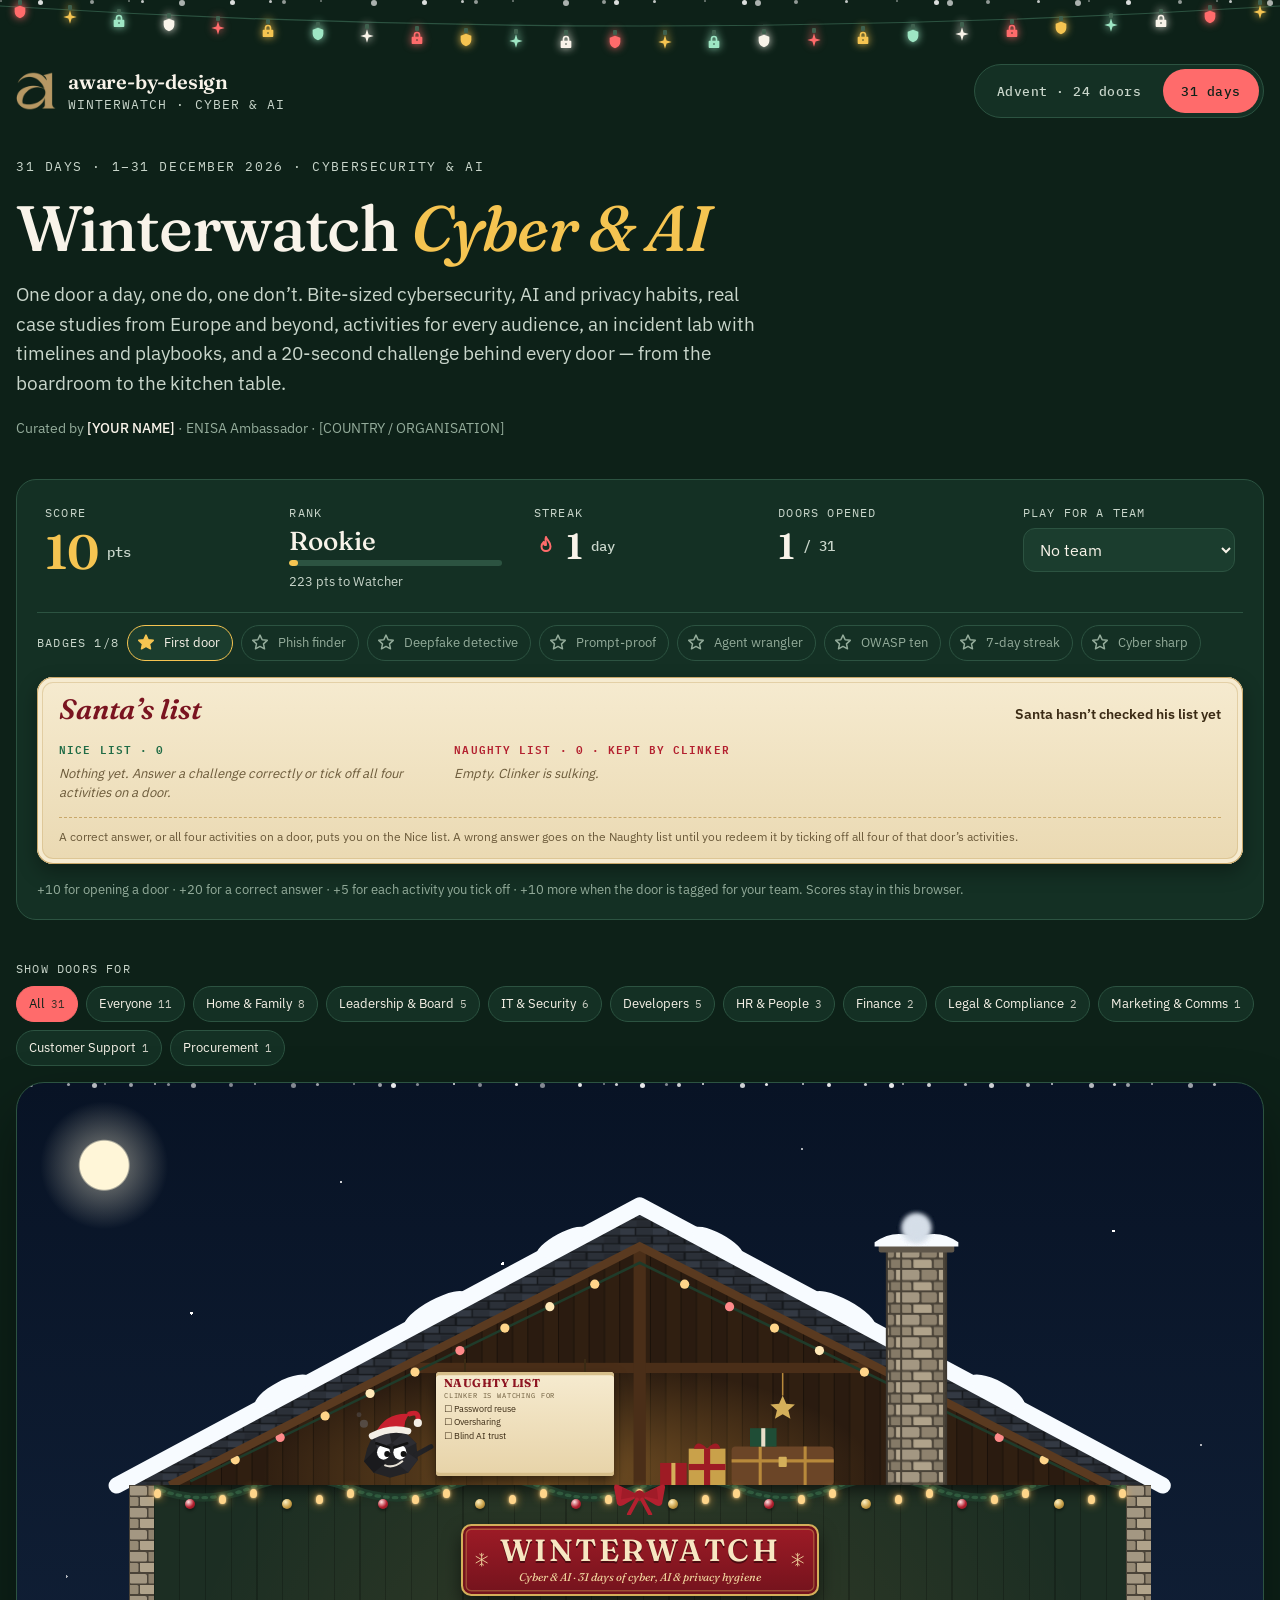
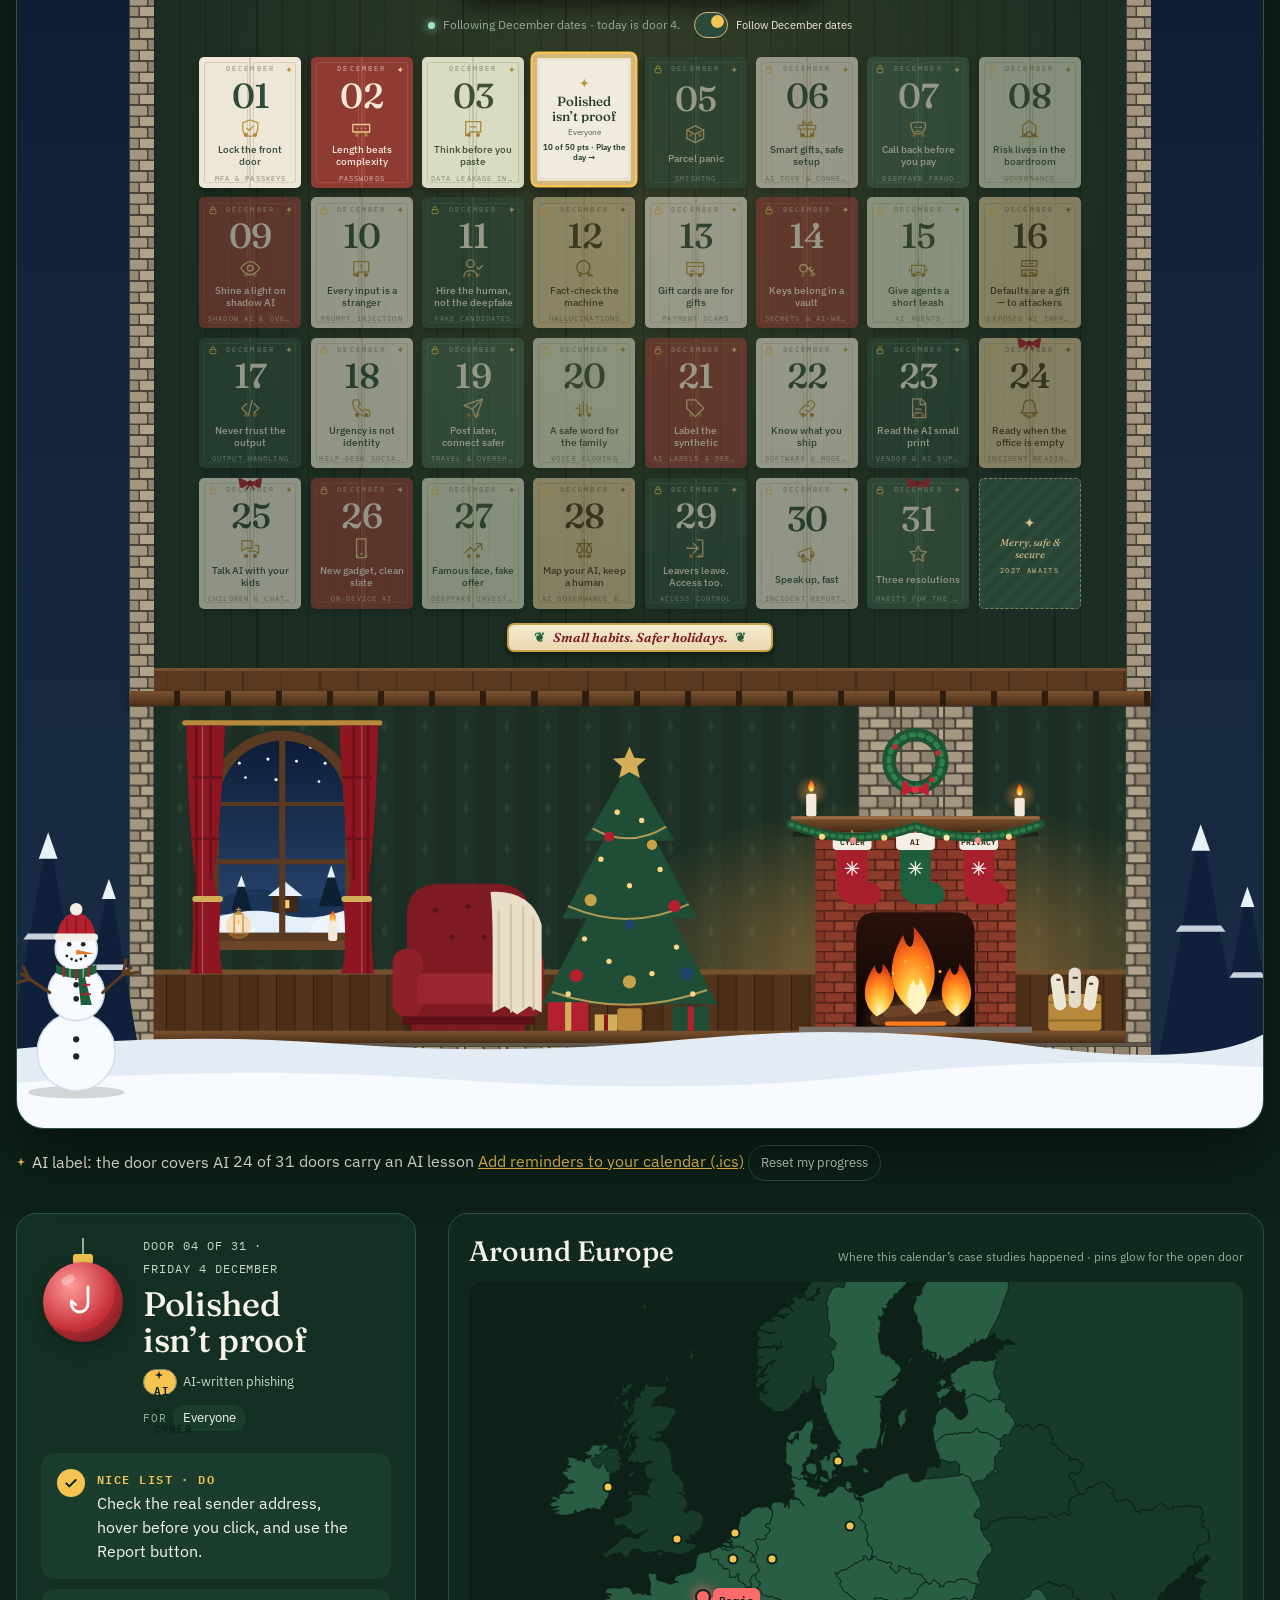
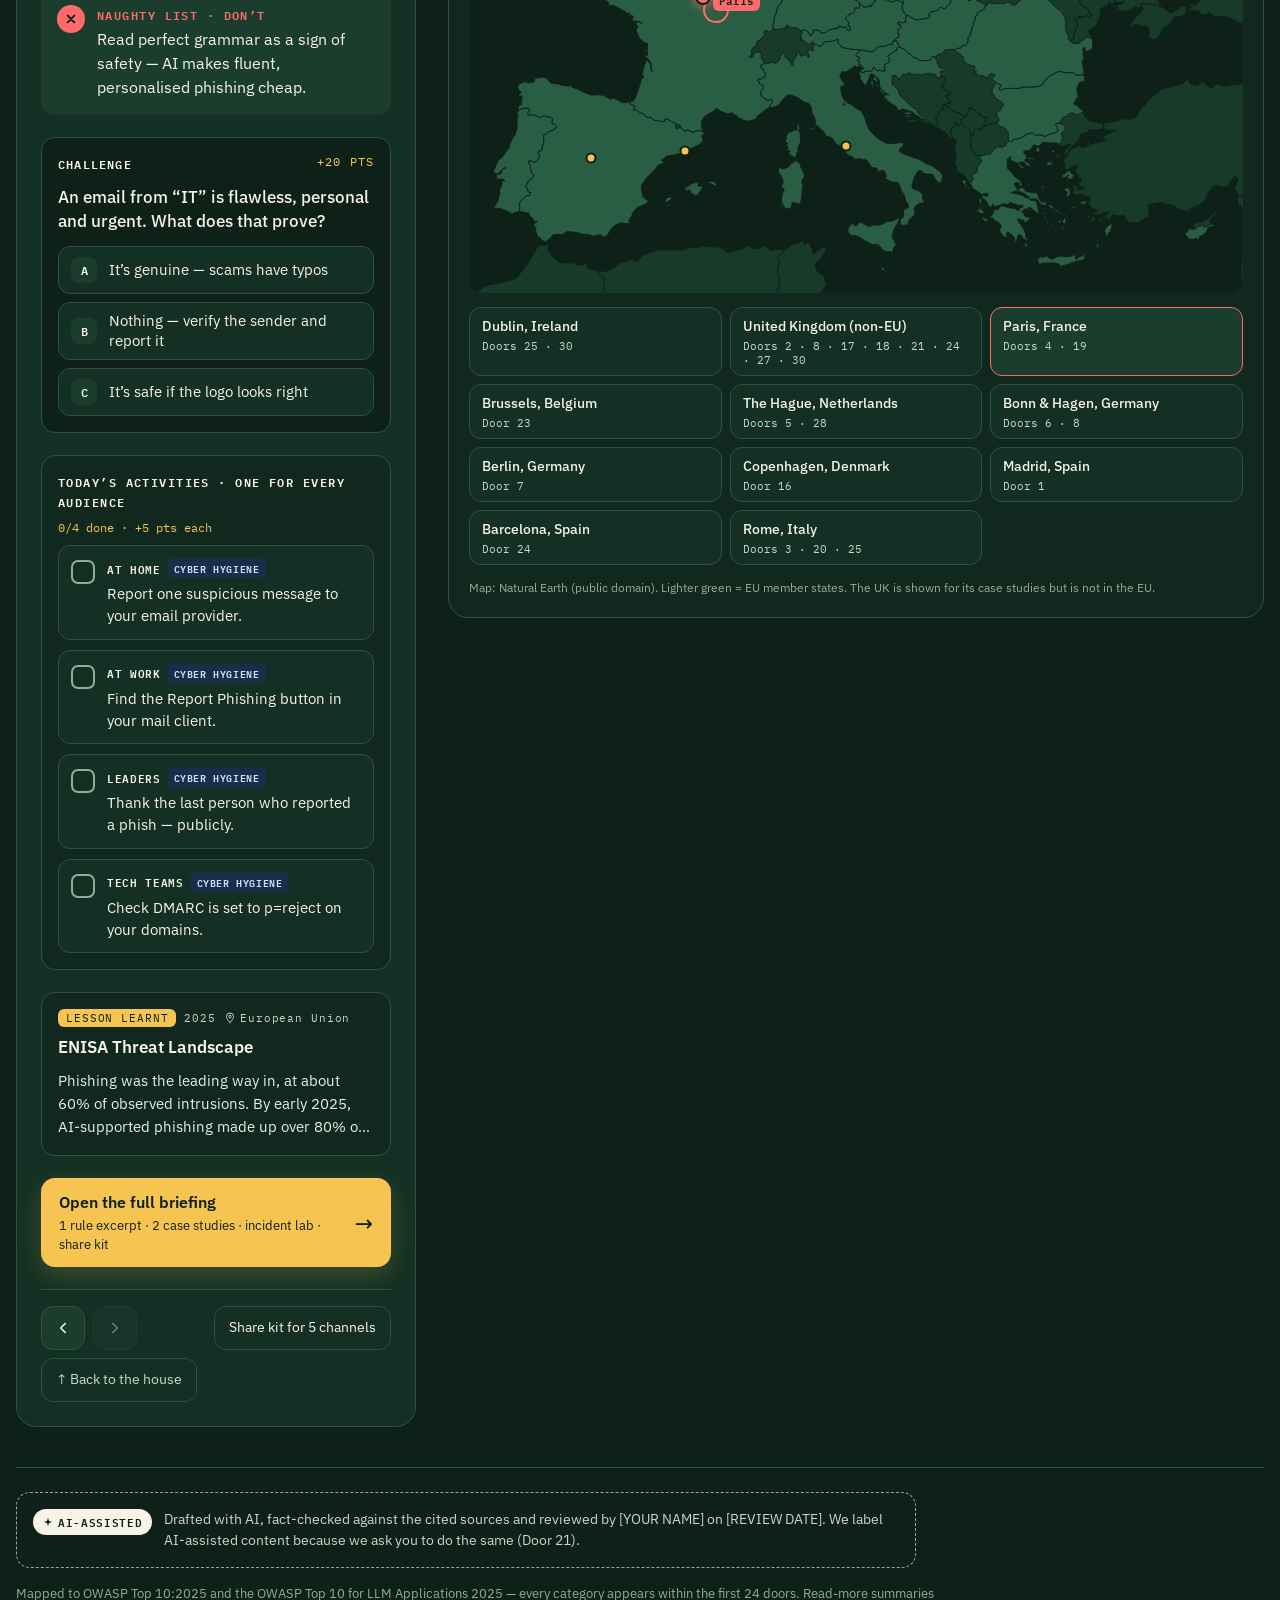
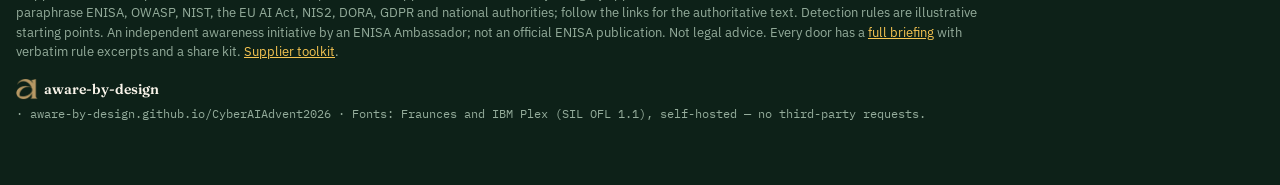
<file: site/index.html>
<!doctype html>
<html lang="en">
<head>
<meta charset="utf-8">
<meta name="viewport" content="width=device-width, initial-scale=1">
<meta http-equiv="Content-Security-Policy" content="default-src 'none'; script-src 'self'; style-src 'self'; font-src 'self'; img-src 'self'; connect-src 'self'; manifest-src 'self'; base-uri 'none'; form-action 'none'; upgrade-insecure-requests; require-trusted-types-for 'script'; trusted-types 'none'">
<meta name="referrer" content="strict-origin-when-cross-origin">
<title>Winterwatch · Cyber &amp; AI calendar</title>
<meta name="description" content="A gamified advent / 31-day calendar of cybersecurity, AI and privacy do's and don'ts, with real case studies, activities for every audience, an incident lab and a quick challenge behind every door.">
<meta property="og:title" content="One door a day. One do, one don’t.">
<meta property="og:description" content="Cybersecurity and AI habits, real case studies, incident playbooks and a 20-second challenge behind every door.">
<link rel="icon" href="favicon.svg" type="image/svg+xml">
<link rel="preload" href="fonts/fraunces-latin-wght-normal.woff2" as="font" type="font/woff2" crossorigin>
<link rel="preload" href="fonts/ibm-plex-sans-latin-400-normal.woff2" as="font" type="font/woff2" crossorigin>
<link rel="stylesheet" href="styles.css">
<script src="common.js" defer></script>
<script src="app.js" defer></script>
</head>
<body>
<a class="skip" href="#doors">Skip to the doors</a>
<div class="snow" id="snow" aria-hidden="true"></div>
<div class="lights" id="lights" aria-hidden="true">
  <svg viewBox="0 0 100 56" preserveAspectRatio="none"><path d="M0 6 Q50 46 100 6" fill="none" stroke="#2C5341" stroke-width="1.2" vector-effect="non-scaling-stroke"/></svg>
</div>

<div class="wrap">
<header class="top">
  <div class="brand"><img class="brand-mark" src="aware-by-design-mark.png" srcset="aware-by-design-mark.png 1x, aware-by-design-mark@2x.png 2x" width="40" height="40" alt=""><span class="brand-text"><span class="brand-org">aware-by-design</span><span class="brand-name">WINTERWATCH · CYBER &amp; AI</span></span></div>
  <div class="seg" id="mode" role="group" aria-label="Calendar length">
    <button type="button" data-mode="advent" aria-pressed="false">Advent · 24 doors</button>
    <button type="button" data-mode="full" aria-pressed="true">31 days</button>
  </div>
</header>

<section class="hero">
  <div class="hero-text">
    <p class="eyebrow" id="eyebrow">31 DAYS · CYBERSECURITY &amp; AI</p>
    <h1>Winterwatch <em>Cyber &amp; AI</em></h1>
    <p class="lede">One door a day, one do, one don’t. Bite-sized cybersecurity, AI and privacy habits, real case studies from Europe and beyond, activities for every audience, an incident lab with timelines and playbooks, and a 20-second challenge behind every door — from the boardroom to the kitchen table.</p>
    <p class="byline">Curated by <strong>[YOUR NAME]</strong> · ENISA Ambassador · [COUNTRY / ORGANISATION]</p>
  </div>
</section>

<section class="hud" id="hud" aria-label="Your progress">
  <div class="stats">
    <div class="stat"><span class="k">SCORE</span><span class="v score"><span id="score">0</span><small>pts</small></span></div>
    <div class="stat"><span class="k">RANK</span><span class="v rank" id="rank">Rookie</span><span class="bar"><span id="rankbar"></span></span><span class="sub" id="rankline"></span></div>
    <div class="stat"><span class="k">STREAK</span><span class="v"><svg viewBox="0 0 24 24" aria-hidden="true"><path d="M12 3c1 3 4.5 5 4.5 9.5a4.5 4.5 0 0 1-9 0c0-2.2 1.1-3.6 2.2-4.6 0 2 1 3.2 2.3 3.2 0-3-1.2-5.2 0-8.1z"/></svg><span id="streak">0</span><small id="streakunit">days</small></span></div>
    <div class="stat"><span class="k">DOORS OPENED</span><span class="v"><span id="opened">0</span><small>/ <span id="total">31</span></small></span></div>
    <div class="stat"><label class="k" for="team">PLAY FOR A TEAM</label><select id="team"></select></div>
  </div>
  <div class="badges"><span class="k">BADGES <span id="badgecount">0</span>/8</span><ul id="badges"></ul></div>
  <section class="santa" id="santa" aria-label="Santa’s list"></section>
  <p class="rules">+10 for opening a door · +20 for a correct answer · +5 for each activity you tick off · +10 more when the door is tagged for your team. Scores stay in this browser.</p>
</section>

<div class="main">
  <section class="col" aria-label="Calendar doors">
    <div class="chips"><span class="k">SHOW DOORS FOR</span><div id="chips" class="chips"></div></div>
    <div class="house" id="house">
      <svg class="defs" width="0" height="0" aria-hidden="true" focusable="false"><defs><pattern id="f1Stone" width="42" height="22" patternUnits="userSpaceOnUse"><rect width="42" height="22" fill="#4A4338"></rect><path d="M1 1h15q2 0 2 2v6q0 2-2 2H2q-1 0-1-1z" fill="#A39782"></path><path d="M20 1h13q2 0 2 2v6q0 2-2 2H21q-1 0-1-1z" fill="#8E826E"></path><path d="M37 1h4v10h-3q-1 0-1-1z" fill="#B3A68E"></path><path d="M1 13h7q2 0 2 2v6H2q-1 0-1-1z" fill="#968A75"></path><path d="M12 13h16q2 0 2 2v6H13q-1 0-1-1z" fill="#B0A38B"></path><path d="M32 13h9v8h-8q-1 0-1-1z" fill="#857A67"></path></pattern></defs></svg>
      <div class="hsnow" id="hsnow" aria-hidden="true"></div>
      <div class="attic">
        <svg class="sc roofsvg" viewBox="0 0 1000 300" role="img" aria-label="The attic under a snowy roof: Clinker keeps the Naughty list beside a chest of presents, and smoke rises from the stone chimney">
<defs>
<pattern id="a1Plank" width="30" height="40" patternUnits="userSpaceOnUse"><rect width="30" height="40" fill="#3A2616"></rect><rect x="15" width="15" height="40" fill="#422B18"></rect><path d="M.5 0V40M15.5 0V40" stroke="#24170D"></path></pattern>
<pattern id="a1Slate" width="32" height="16" patternUnits="userSpaceOnUse"><rect width="32" height="16" fill="#2B3038"></rect><rect x="1" y="1" width="14" height="6" fill="#333943"></rect><rect x="17" y="9" width="14" height="6" fill="#262A31"></rect><path d="M0 15.5H32M0 7.5H32M16 0V8M.5 8V16M31.5 8V16" stroke="#16191D" stroke-width="1.4"></path></pattern>
<pattern id="a1Stone" width="42" height="22" patternUnits="userSpaceOnUse"><rect width="42" height="22" fill="#4A4338"></rect><path d="M1 1h15q2 0 2 2v6q0 2-2 2H2q-1 0-1-1z" fill="#A39782"></path><path d="M20 1h13q2 0 2 2v6q0 2-2 2H21q-1 0-1-1z" fill="#8E826E"></path><path d="M37 1h4v10h-3q-1 0-1-1z" fill="#B3A68E"></path><path d="M1 13h7q2 0 2 2v6H2q-1 0-1-1z" fill="#968A75"></path><path d="M12 13h16q2 0 2 2v6H13q-1 0-1-1z" fill="#B0A38B"></path><path d="M32 13h9v8h-8q-1 0-1-1z" fill="#857A67"></path></pattern>
<radialGradient id="a1Glow"><stop offset="0" stop-color="#FFB54A" stop-opacity=".35"></stop><stop offset="1" stop-color="#FFB54A" stop-opacity="0"></stop></radialGradient>
</defs>
<path d="M40 300L500 66L960 300Z" fill="url(#a1Plank)"></path>
<path d="M40 300L500 66L960 300Z" fill="#000000" opacity=".28"></path>
<ellipse class="gl" cx="430" cy="290" rx="300" ry="110" fill="url(#a1Glow)"></ellipse>
<rect x="276" y="180" width="448" height="10" fill="#4A2E18"></rect>
<rect x="494" y="66" width="12" height="234" fill="#4A2E18"></rect>
<path d="M60 296L500 82L940 296" fill="none" stroke="#1F3B2A" stroke-width="2.5"></path>
<g fill="#FFD58A"><circle class="tw" cx="104" cy="275" r="4.5"></circle><circle class="tw t2" cx="148" cy="253" r="4.5" fill="#FF8A8A"></circle><circle class="tw t3" cx="192" cy="232" r="4.5"></circle><circle class="tw" cx="236" cy="210" r="4.5" fill="#FFE9B8"></circle><circle class="tw t2" cx="280" cy="189" r="4.5"></circle><circle class="tw t3" cx="324" cy="168" r="4.5" fill="#FF8A8A"></circle><circle class="tw" cx="368" cy="146" r="4.5"></circle><circle class="tw t2" cx="412" cy="125" r="4.5" fill="#FFE9B8"></circle><circle class="tw t3" cx="456" cy="103" r="4.5"></circle><circle class="tw" cx="544" cy="103" r="4.5"></circle><circle class="tw t2" cx="588" cy="125" r="4.5" fill="#FF8A8A"></circle><circle class="tw t3" cx="632" cy="146" r="4.5"></circle><circle class="tw" cx="676" cy="168" r="4.5" fill="#FFE9B8"></circle><circle class="tw t2" cx="720" cy="189" r="4.5"></circle><circle class="tw t3" cx="852" cy="253" r="4.5" fill="#FF8A8A"></circle><circle class="tw" cx="896" cy="275" r="4.5"></circle></g>
<g transform="translate(222 222) scale(.8)">
<circle cx="10" cy="22" r="5" fill="#6B6B72" opacity=".5"></circle><circle cx="4" cy="11" r="3" fill="#6B6B72" opacity=".35"></circle>
<path d="M14 52L22 34L40 28L60 32L74 46L76 66L64 82L42 88L22 82L10 68Z" fill="#232326"></path>
<path d="M22 34L40 28L44 46L26 52Z" fill="#36363C"></path><path d="M60 32L74 46L58 54L44 46Z" fill="#2D2D32"></path><path d="M10 68L26 52L36 70L22 82Z" fill="#1A1A1D"></path><path d="M58 54L76 66L64 82L50 70Z" fill="#2A2A2F"></path>
<ellipse cx="34" cy="57" rx="8" ry="9" fill="#FFFFFF"></ellipse><ellipse cx="54" cy="57" rx="8" ry="9" fill="#FFFFFF"></ellipse><circle cx="38.5" cy="59" r="3.6" fill="#111111"></circle><circle cx="58.5" cy="59" r="3.6" fill="#111111"></circle>
<path d="M25 46L41 51M63 46L47 51" stroke="#111111" stroke-width="3.2" stroke-linecap="round"></path>
<path d="M36 73Q46 77 57 68" fill="none" stroke="#E8E2D6" stroke-width="2.6" stroke-linecap="round"></path>
<path d="M24 34Q36 8 66 10Q58 18 60 30Z" fill="#C8202F"></path><path d="M66 10Q78 6 76 18" fill="none" stroke="#C8202F" stroke-width="6" stroke-linecap="round"></path><circle cx="76" cy="21" r="5" fill="#F4EFE6"></circle>
<path d="M20 37Q42 25 64 31" fill="none" stroke="#F4EFE6" stroke-width="8" stroke-linecap="round"></path>
<path d="M74 60L92 50" stroke="#232326" stroke-width="6" stroke-linecap="round"></path>
</g>
<rect x="520" y="278" width="26" height="22" fill="#9E1B24"></rect><rect x="531" y="278" width="4" height="22" fill="#D4AF5A"></rect>
<rect x="548" y="264" width="36" height="36" fill="#C9A14A"></rect><rect x="563" y="264" width="6" height="36" fill="#9E1B24"></rect><rect x="548" y="279" width="36" height="6" fill="#9E1B24"></rect><path d="M566 264q-10-10-13 0zM566 264q10-10 13 0z" fill="#9E1B24"></path>
<rect x="590" y="262" width="100" height="38" rx="4" fill="#6B4527"></rect><path d="M590 276h100M618 262v38M662 262v38" stroke="#B8893B" stroke-width="3"></path><rect x="636" y="272" width="8" height="10" rx="1" fill="#D4AF5A"></rect>
<rect x="608" y="244" width="26" height="18" fill="#1F4D36"></rect><rect x="619" y="244" width="4" height="18" fill="#E9DFC9"></rect>
<path d="M640 190V212" stroke="#B8893B" stroke-width="1.5"></path>
<path class="gl" d="M640 212l3.5 8 8.5.8-6.4 5.6 2 8.4-7.6-4.4-7.6 4.4 2-8.4-6.4-5.6 8.5-.8z" fill="#D4AF5A"></path>
<path d="M-6 302L500 32L1006 302L960 300L500 66L40 300Z" fill="url(#a1Slate)"></path>
<path d="M40 300L500 66L960 300" fill="none" stroke="#5A3A20" stroke-width="8"></path>
<path d="M-12 300L500 26L1012 300" fill="none" stroke="#F7FBFF" stroke-width="16" stroke-linejoin="round" stroke-linecap="round"></path>
<g fill="#F7FBFF"><ellipse cx="150" cy="208" rx="30" ry="10" transform="rotate(-28 150 208)"></ellipse><ellipse cx="300" cy="128" rx="34" ry="10" transform="rotate(-28 300 128)"></ellipse><ellipse cx="424" cy="62" rx="28" ry="9" transform="rotate(-28 424 62)"></ellipse><ellipse cx="850" cy="208" rx="30" ry="10" transform="rotate(28 850 208)"></ellipse><ellipse cx="700" cy="128" rx="34" ry="10" transform="rotate(28 700 128)"></ellipse><ellipse cx="576" cy="62" rx="28" ry="9" transform="rotate(28 576 62)"></ellipse></g>
<rect x="742" y="68" width="58" height="232" fill="url(#a1Stone)"></rect><rect x="742" y="68" width="58" height="232" fill="none" stroke="#3E3830" stroke-width="2"></rect>
<rect x="734" y="60" width="74" height="12" rx="2" fill="#5E564A"></rect><path d="M730 62Q750 48 771 58Q792 48 812 62V66H730Z" fill="#F7FBFF"></path>
<g fill="#D5DEE8"><circle class="sm" cx="771" cy="48" r="12"></circle><circle class="sm m2" cx="771" cy="48" r="12"></circle><circle class="sm m3" cx="771" cy="48" r="12"></circle><circle class="sm m4" cx="771" cy="48" r="12"></circle></g>
</svg>
        <div class="scroll" id="scroll"></div>
      </div>
      <div class="floor1">
        <svg class="garland" aria-hidden="true" viewBox="0 0 1000 40" preserveAspectRatio="none"><path d="M0 4Q50 34 100 4T200 4T300 4T400 4T500 4T600 4T700 4T800 4T900 4T1000 4" fill="none" stroke="#1F3B2A" stroke-width="12" stroke-linecap="round"/><path d="M0 4Q50 34 100 4T200 4T300 4T400 4T500 4T600 4T700 4T800 4T900 4T1000 4" fill="none" stroke="#2F5A3E" stroke-width="5" stroke-dasharray="2 7" stroke-linecap="round"/></svg>
        <div class="eave" id="eave" aria-hidden="true"></div>
        <svg class="bow" aria-hidden="true" viewBox="0 0 80 50"><path d="M40 22L8 6Q0 3 2 12L6 34Q8 40 16 36Z M40 22L72 6Q80 3 78 12L74 34Q72 40 64 36Z" fill="#B3202F"/><path d="M40 22L14 10L12 28Z M40 22L66 10L68 28Z" fill="#8E1622" opacity=".5"/><circle cx="40" cy="22" r="8" fill="#9E1B26"/><path d="M36 28L24 50M44 28L56 50" stroke="#B3202F" stroke-width="6" stroke-linecap="round"/></svg>
        <div class="sign">
          <svg class="fl-l" viewBox="0 0 24 24" aria-hidden="true"><path d="M12 2v20M3.3 7l17.4 10M3.3 17L20.7 7M9 3.5l3 2.5 3-2.5M9 20.5l3-2.5 3 2.5"/></svg>
          <svg class="fl-r" viewBox="0 0 24 24" aria-hidden="true"><path d="M12 2v20M3.3 7l17.4 10M3.3 17L20.7 7M9 3.5l3 2.5 3-2.5M9 20.5l3-2.5 3 2.5"/></svg>
          <h2 class="sign-t">WINTERWATCH</h2>
          <p class="sign-s" id="boardsub">Cyber &amp; AI · 31 days of cyber, AI &amp; privacy hygiene</p>
        </div>
        <div class="follow"><span class="note" id="locknote"></span><button type="button" role="switch" id="follow" aria-checked="true"><span class="track" aria-hidden="true"><span class="knob"></span></span>Follow December dates</button></div>
        <div id="doors" class="cards"></div>
        <div class="plaque2"><span class="p"><i aria-hidden="true">❦</i>Small habits. Safer holidays.<i aria-hidden="true">❦</i></span></div>
        <div class="wainscot" aria-hidden="true"></div>
      </div>
      <div class="slab" aria-hidden="true"></div>
      <svg class="sc floor0" viewBox="0 0 1000 330" role="img" aria-label="The living room: snow falls past the window, an armchair and a decorated tree stand by the wall, and a fire burns under three stockings labelled CYBER, AI and PRIVACY">
<defs>
<linearGradient id="f0Night" x1="0" y1="0" x2="0" y2="1"><stop offset="0" stop-color="#0B1A33"></stop><stop offset="1" stop-color="#2C4A75"></stop></linearGradient>
<radialGradient id="f0Fire" cx=".5" cy=".9" r=".9"><stop offset="0" stop-color="#FFF6C4"></stop><stop offset=".3" stop-color="#FFC93F"></stop><stop offset=".65" stop-color="#FF7A1A"></stop><stop offset="1" stop-color="#C92E14"></stop></radialGradient>
<radialGradient id="f0Glow"><stop offset="0" stop-color="#FFA24A" stop-opacity=".5"></stop><stop offset="1" stop-color="#FFA24A" stop-opacity="0"></stop></radialGradient>
<linearGradient id="f0Oak" x1="0" y1="0" x2="0" y2="1"><stop offset="0" stop-color="#7A5230"></stop><stop offset="1" stop-color="#4A2E18"></stop></linearGradient>
<linearGradient id="f0Box" x1="0" y1="0" x2="0" y2="1"><stop offset="0" stop-color="#2A120A"></stop><stop offset="1" stop-color="#070302"></stop></linearGradient>
<pattern id="f0Wall" width="40" height="40" patternUnits="userSpaceOnUse"><rect width="40" height="40" fill="#1C2E23"></rect><rect width="20" height="40" fill="#1F3227"></rect><path d="M10 14l3 6-3 6-3-6z" fill="#27402F"></path></pattern>
<pattern id="f0Plank" width="36" height="58" patternUnits="userSpaceOnUse"><rect width="36" height="58" fill="#4A2E18"></rect><rect x="18" width="18" height="58" fill="#53351D"></rect><path d="M.5 0V58M18.5 0V58" stroke="#2E1C0E"></path></pattern>
<pattern id="f0Brick" width="40" height="20" patternUnits="userSpaceOnUse"><rect width="40" height="20" fill="#8C3B2B"></rect><rect x="21" y="1" width="18" height="8" fill="#7E3426"></rect><rect x="11" y="11" width="18" height="8" fill="#96442F"></rect><path d="M0 .5H40M0 10.5H40M.5 0V10M20.5 0V10M10.5 10V20M30.5 10V20" stroke="#4A1D14" stroke-width="1.6"></path></pattern>
<clipPath id="f0Glass"><path d="M88 222V96a62 62 0 0 1 124 0V222Z"></path></clipPath>
</defs>
<rect width="1000" height="330" fill="url(#f0Wall)"></rect>
<ellipse class="gl" cx="770" cy="260" rx="320" ry="170" fill="url(#f0Glow)"></ellipse>
<rect y="262" width="1000" height="58" fill="url(#f0Plank)"></rect><rect y="258" width="1000" height="5" fill="#74502E"></rect>
<rect y="318" width="1000" height="12" fill="url(#f0Oak)"></rect>
<rect x="52" y="14" width="196" height="5" rx="2.5" fill="#B8893B"></rect>
<path d="M78 232V96a72 72 0 0 1 144 0V232Z" fill="#5A3A20"></path>
<g clip-path="url(#f0Glass)">
<rect x="88" y="20" width="124" height="210" fill="url(#f0Night)"></rect>
<path d="M88 190Q120 172 150 184T212 178V230H88Z" fill="#1A3557"></path>
<path d="M100 200l10-34 10 34zM186 196l12-40 12 40z" fill="#0C1F33"></path>
<path d="M110 166l-4 11h8zM198 156l-4 12h8z" fill="#E8F1FB"></path>
<rect x="140" y="184" width="26" height="18" fill="#3A2A20"></rect><path d="M136 186L153 172L170 186Z" fill="#E8F1FB"></path><rect class="gl" x="149" y="190" width="8" height="8" fill="#FFC870"></rect>
<path d="M88 230V206Q124 196 150 204T212 200V230Z" fill="#E6EEF8"></path>
<g fill="#FFFFFF"><circle class="ws d1" cx="96" cy="40" r="1.8"></circle><circle class="ws s2 d2" cx="108" cy="56" r="1.4"></circle><circle class="ws s3 d3" cx="122" cy="36" r="2"></circle><circle class="ws d4" cx="136" cy="52" r="1.5"></circle><circle class="ws s2 d5" cx="150" cy="38" r="2.2"></circle><circle class="ws s3 d1" cx="164" cy="54" r="1.4"></circle><circle class="ws d2" cx="178" cy="40" r="1.9"></circle><circle class="ws s2 d3" cx="192" cy="56" r="1.5"></circle><circle class="ws s3 d4" cx="204" cy="42" r="1.8"></circle><circle class="ws d5" cx="114" cy="70" r="1.3"></circle><circle class="ws s2 d1" cx="144" cy="72" r="1.6"></circle><circle class="ws s3 d2" cx="186" cy="74" r="1.3"></circle></g>
<ellipse cx="94" cy="222" rx="30" ry="18" fill="#FFFFFF" opacity=".35"></ellipse><ellipse cx="206" cy="222" rx="30" ry="18" fill="#FFFFFF" opacity=".35"></ellipse>
</g>
<g fill="#5A3A20"><rect x="147" y="30" width="6" height="194"></rect><rect x="88" y="150" width="124" height="5"></rect><rect x="88" y="94" width="124" height="4"></rect></g>
<rect x="68" y="230" width="164" height="9" rx="3" fill="#6B4527"></rect>
<path d="M56 19H94Q90 110 84 160Q82 180 90 192Q86 240 92 262H60Q64 230 62 192Q68 178 64 160Q58 110 56 19Z" fill="#8E1622"></path>
<path d="M244 19H206Q210 110 216 160Q218 180 210 192Q214 240 208 262H240Q236 230 238 192Q232 178 236 160Q242 110 244 19Z" fill="#8E1622"></path>
<path d="M66 19V262M80 19V170M62 70H92M62 130H88M220 19V170M234 19V262M208 70H238M212 130H238" stroke="#5E0F18" stroke-width="2.5" opacity=".7"></path>
<path d="M72 19V262M228 19V262" stroke="#E9DFC9" stroke-width="1" opacity=".35"></path>
<rect x="62" y="186" width="30" height="6" rx="3" fill="#D4AF5A"></rect><rect x="208" y="186" width="30" height="6" rx="3" fill="#D4AF5A"></rect>
<g transform="translate(98 197) scale(.62)"><circle class="gl" cx="15" cy="30" r="20" fill="#FFB54A" opacity=".35"></circle><path d="M11 4h8M15 0v4" stroke="#B8893B" stroke-width="2"></path><path d="M6 12L15 5L24 12Z" fill="#B8893B"></path><rect x="8" y="12" width="14" height="30" rx="1" fill="#FFE2A0" opacity=".35"></rect><rect x="13" y="27" width="4" height="12" fill="#F4EBDD"></rect><path class="cd" d="M15 19c-2 3-2 5 0 7 2-2 2-4 0-7z" fill="#FFC060"></path><path d="M8 12V42M22 12V42" stroke="#B8893B" stroke-width="1.8"></path><rect x="6" y="42" width="18" height="4" rx="1" fill="#7A5A22"></rect></g>
<rect x="195" y="212" width="9" height="18" rx="2" fill="#F4EBDD"></rect><path class="cd" d="M199.5 200c-3 5-4 8-2 11 1 1 3 1 4 0 2-3 1-6-2-11z" fill="url(#f0Fire)"></path>
<path d="M272 318V206Q272 176 302 174H362Q392 176 392 206V318Z" fill="#7E1A22"></path>
<g fill="#5E1018"><circle cx="300" cy="200" r="2.5"></circle><circle cx="332" cy="196" r="2.5"></circle><circle cx="364" cy="200" r="2.5"></circle><circle cx="316" cy="226" r="2.5"></circle><circle cx="348" cy="226" r="2.5"></circle></g>
<rect x="258" y="238" width="30" height="66" rx="13" fill="#8E2028"></rect><rect x="376" y="238" width="30" height="66" rx="13" fill="#8E2028"></rect>
<rect x="282" y="262" width="100" height="30" rx="8" fill="#9A2630"></rect>
<path d="M268 304h128v8H268z" fill="#5E1018"></path><path d="M274 312v6M390 312v6" stroke="#3A2616" stroke-width="5"></path>
<path d="M354 182Q394 180 404 214V300L392 294 380 302 368 294 356 300V230Q356 200 354 182Z" fill="#E9DFC9"></path>
<path d="M362 200V296M374 194V300M386 196V296M396 206V298" stroke="#D2C4A8" stroke-width="2"></path>
<rect x="478" y="296" width="24" height="22" rx="3" fill="#B8893B"></rect>
<path d="M490 56L534 132H516L556 208H532L576 292H404L448 208H424L464 132H446Z" fill="#1F4D36"></path>
<path d="M454 120Q490 140 526 118M430 196Q490 222 548 194M414 280Q490 306 566 278" fill="none" stroke="#D4AF5A" stroke-width="2" opacity=".8"></path>
<g fill="#FFD58A"><circle class="tw" cx="478" cy="104" r="2.6"></circle><circle class="tw t2" cx="502" cy="112" r="2.6"></circle><circle class="tw t3" cx="462" cy="150" r="2.6"></circle><circle class="tw" cx="520" cy="160" r="2.6"></circle><circle class="tw t2" cx="490" cy="176" r="2.6"></circle><circle class="tw t3" cx="446" cy="228" r="2.6"></circle><circle class="tw" cx="536" cy="236" r="2.6"></circle><circle class="tw t2" cx="470" cy="250" r="2.6"></circle><circle class="tw t3" cx="512" cy="262" r="2.6"></circle><circle class="tw" cx="430" cy="282" r="2.6"></circle><circle class="tw t2" cx="552" cy="282" r="2.6"></circle></g>
<circle cx="470" cy="128" r="5" fill="#B3202F"></circle><circle cx="512" cy="136" r="5" fill="#C9A14A"></circle><circle cx="452" cy="190" r="6" fill="#C9A14A"></circle><circle cx="534" cy="196" r="6" fill="#B3202F"></circle><circle cx="490" cy="214" r="5" fill="#1E4468"></circle><circle cx="438" cy="264" r="6.5" fill="#B3202F"></circle><circle cx="490" cy="270" r="6.5" fill="#C9A14A"></circle><circle cx="546" cy="262" r="6.5" fill="#1E4468"></circle>
<path class="tw" d="M490 40l4.7 10.6 11.5 1.1-8.7 7.6 2.6 11.3L490 64.7l-10.1 5.9 2.6-11.3-8.7-7.6 11.5-1.1z" fill="#D4AF5A"></path>
<rect x="410" y="290" width="40" height="28" fill="#B3202F"></rect><rect x="427" y="290" width="6" height="28" fill="#D4AF5A"></rect>
<rect x="532" y="294" width="36" height="24" fill="#1F4D36"></rect><rect x="547" y="294" width="6" height="24" fill="#B3202F"></rect>
<rect x="456" y="302" width="22" height="16" fill="#D4AF5A"></rect><rect x="465" y="302" width="4" height="16" fill="#8E1622"></rect>
<rect x="714" y="0" width="112" height="112" fill="url(#f1Stone)"></rect>
<circle cx="770" cy="54" r="26" fill="none" stroke="#1D5534" stroke-width="13"></circle><circle cx="770" cy="54" r="26" fill="none" stroke="#2F7D4A" stroke-width="5" stroke-dasharray="3 6" stroke-linecap="round"></circle>
<g fill="#D0263A"><circle cx="750" cy="40" r="2.6"></circle><circle cx="792" cy="46" r="2.6"></circle><circle cx="760" cy="76" r="2.6"></circle><circle cx="786" cy="72" r="2.6"></circle></g>
<path d="M770 82l-13-8v14zM770 82l13-8v14z" fill="#C21F32"></path><circle cx="770" cy="82" r="3.6" fill="#E0303F"></circle>
<rect x="672" y="123" width="196" height="196" fill="url(#f0Brick)"></rect>
<path d="M712 318V222q0-20 20-20h76q20 0 20 20v96z" fill="url(#f0Box)"></path>
<ellipse class="gl" cx="770" cy="306" rx="56" ry="28" fill="url(#f0Glow)"></ellipse>
<rect x="726" y="300" width="88" height="12" rx="6" fill="#5A3620"></rect><rect x="738" y="291" width="66" height="11" rx="5.5" fill="#6E4428" transform="rotate(-7 771 296)"></rect>
<rect class="gl" x="740" y="309" width="60" height="4" rx="2" fill="#FF7A1A"></rect>
<path class="fl" d="M770 300C738 280 744 248 758 224c3 16 13 18 10-8 20 22 34 56 2 84z" fill="url(#f0Fire)"></path>
<path class="fl fl2" d="M732 304c-18-14-12-36-2-50 2 10 8 12 8-2 14 16 18 40-6 52z" fill="url(#f0Fire)"></path>
<path class="fl fl3" d="M810 304c-20-12-16-34-6-48 2 10 8 10 9-4 14 18 18 40-3 52z" fill="url(#f0Fire)"></path>
<path class="fl fl4" d="M770 302c-10-8-10-22-2-34 2 8 6 8 6-2 10 12 10 28-4 36z" fill="#FFF4C2"></path>
<g fill="#FFB04A"><circle class="em" cx="760" cy="250" r="1.6"></circle><circle class="em e2" cx="782" cy="256" r="1.4"></circle><circle class="em e3" cx="748" cy="262" r="1.3"></circle><circle class="em e4" cx="794" cy="260" r="1.5"></circle></g>
<rect x="656" y="314" width="228" height="6" fill="#7A6F66"></rect>
<rect x="650" y="122" width="240" height="6" fill="#000000" opacity=".35"></rect>
<rect x="648" y="108" width="244" height="15" rx="3" fill="url(#f0Oak)"></rect><rect x="648" y="108" width="244" height="3" rx="1.5" fill="#9A6A40"></rect>
<ellipse class="gl" cx="668" cy="84" rx="16" ry="16" fill="url(#f0Glow)"></ellipse><rect x="663" y="86" width="10" height="22" rx="2" fill="#F4EBDD"></rect><path class="cd" d="M668 72c-3 5-4 8-2 11 1 1 3 1 4 0 2-3 1-6-2-11z" fill="url(#f0Fire)"></path>
<ellipse class="gl" cx="872" cy="88" rx="16" ry="16" fill="url(#f0Glow)"></ellipse><rect x="867" y="90" width="10" height="18" rx="2" fill="#F4EBDD"></rect><path class="cd" d="M872 76c-3 5-4 8-2 11 1 1 3 1 4 0 2-3 1-6-2-11z" fill="url(#f0Fire)"></path>
<path d="M708 122v3M770 122v3M832 122v3" stroke="#C9962F" stroke-width="2"></path>
<g class="sw"><path d="M693 140V174Q693 194 712 194H726Q738 194 736 182Q734 172 722 172H723V140Z" fill="#A8202E"></path><path d="M708 152v14M701 159h14M703 154l10 10M713 154l-10 10" stroke="#F4EFE6" stroke-width="1.2"></path><rect x="689" y="124" width="38" height="17" rx="4" fill="#F4EFE6"></rect><text x="708" y="136" text-anchor="middle" font-family="IBM Plex Mono, monospace" font-size="7.5" font-weight="700" fill="#3A2208">CYBER</text></g>
<g class="sw w2"><path d="M755 140V174Q755 194 774 194H788Q800 194 798 182Q796 172 784 172H785V140Z" fill="#1F5E3A"></path><path d="M770 152v14M763 159h14M765 154l10 10M775 154l-10 10" stroke="#F4EFE6" stroke-width="1.2"></path><rect x="751" y="124" width="38" height="17" rx="4" fill="#F4EFE6"></rect><text x="770" y="136" text-anchor="middle" font-family="IBM Plex Mono, monospace" font-size="7.5" font-weight="700" fill="#3A2208">AI</text></g>
<g class="sw w3"><path d="M817 140V174Q817 194 836 194H850Q862 194 860 182Q858 172 846 172H847V140Z" fill="#A8202E"></path><path d="M832 152v14M825 159h14M827 154l10 10M837 154l-10 10" stroke="#F4EFE6" stroke-width="1.2"></path><rect x="813" y="124" width="38" height="17" rx="4" fill="#F4EFE6"></rect><text x="832" y="136" text-anchor="middle" font-family="IBM Plex Mono, monospace" font-size="7.5" font-weight="700" fill="#3A2208">PRIVACY</text></g>
<path d="M648 116Q709 140 770 118Q831 140 892 116" fill="none" stroke="#1D5534" stroke-width="9" stroke-linecap="round"></path>
<path d="M648 116Q709 140 770 118Q831 140 892 116" fill="none" stroke="#2F7D4A" stroke-width="4" stroke-dasharray="2 5" stroke-linecap="round"></path>
<circle class="tw" cx="678.5" cy="128" r="3" fill="#FFD58A"></circle><circle class="tw t2" cx="709" cy="131.5" r="3" fill="#FF8A8A"></circle><circle class="tw t3" cx="739.5" cy="129" r="3" fill="#FFD58A"></circle><circle class="tw t2" cx="800.5" cy="129" r="3" fill="#FFE9B8"></circle><circle class="tw" cx="831" cy="131.5" r="3" fill="#FF8A8A"></circle><circle class="tw t3" cx="861.5" cy="128" r="3" fill="#FFD58A"></circle>
<rect x="900" y="282" width="52" height="36" rx="4" fill="#B8893B"></rect><path d="M900 290h52M900 308h52" stroke="#8C6A2A" stroke-width="2"></path>
<rect x="904" y="262" width="12" height="36" rx="6" fill="#EDE6D6" transform="rotate(-8 910 280)"></rect><rect x="920" y="256" width="12" height="40" rx="6" fill="#E3DACA"></rect><rect x="936" y="264" width="12" height="34" rx="6" fill="#EDE6D6" transform="rotate(8 942 281)"></rect>
<path d="M908 268h4M924 266h5M940 272h4M922 280h4" stroke="#3A3530" stroke-width="2"></path>
<rect width="24" height="330" fill="url(#f1Stone)"></rect><rect x="976" width="24" height="330" fill="url(#f1Stone)"></rect>
</svg>
      <div class="found" aria-hidden="true"></div>
      <svg class="sc ground" aria-hidden="true" viewBox="0 0 1600 420">
<path d="M40 40L92 330H-12ZM118 100L158 330H78ZM1520 30L1574 330H1466ZM1580 110L1620 330H1540Z" fill="#10203A"></path>
<path d="M40 40l12 34h-24zM118 100l9 26h-18zM1520 30l12 34h-24zM1580 110l9 26h-18z" fill="#E8F0F8"></path>
<path d="M14 170h52l6 8H8zM98 210h40l5 7H93zM1494 160h52l6 8h-64zM1562 220h36l5 7h-46z" fill="#E8F0F8" opacity=".85"></path>
<path d="M0 420V318Q200 296 420 312T860 306T1300 314T1600 300V420Z" fill="#E3ECF5"></path>
<path d="M0 420V362Q260 338 560 358T1100 352T1600 342V420Z" fill="#F7FBFF"></path>
<ellipse cx="76" cy="374" rx="62" ry="8" fill="#000000" opacity=".15"></ellipse>
<circle cx="76" cy="322" r="50" fill="#F7FBFF" stroke="#D3DEEA" stroke-width="2"></circle>
<circle cx="76" cy="246" r="36" fill="#F7FBFF" stroke="#D3DEEA" stroke-width="2"></circle>
<circle cx="76" cy="190" r="27" fill="#F7FBFF" stroke="#D3DEEA" stroke-width="2"></circle>
<g fill="#232326"><circle cx="67" cy="184" r="3"></circle><circle cx="85" cy="184" r="3"></circle><circle cx="64" cy="199" r="1.8"></circle><circle cx="70" cy="203" r="1.8"></circle><circle cx="76" cy="205" r="1.8"></circle><circle cx="82" cy="203" r="1.8"></circle><circle cx="88" cy="199" r="1.8"></circle><circle cx="76" cy="236" r="3.6"></circle><circle cx="76" cy="254" r="3.6"></circle><circle cx="76" cy="306" r="4"></circle><circle cx="76" cy="328" r="4"></circle></g>
<path d="M76 191L100 196L76 197Z" fill="#E8792B"></path>
<path d="M50 210Q76 222 102 210V221Q76 234 50 221Z" fill="#1F5E3A"></path><path d="M86 221L96 262L82 262L78 223Z" fill="#1F5E3A"></path>
<path d="M60 212V226M76 216V230M92 212V226M84 236H94M83 248H95" stroke="#B3202F" stroke-width="2.5"></path><path d="M68 214V228M85 214V227" stroke="#F4EFE6" stroke-width="1"></path>
<path d="M51 176Q53 148 76 142Q99 148 101 176Z" fill="#B3202F"></path><path d="M64 174V152M76 174V144M88 174V152" stroke="#8E1622" stroke-width="2"></path>
<rect x="48" y="170" width="56" height="10" rx="5" fill="#F4EFE6"></rect><circle cx="76" cy="139" r="8" fill="#F4EFE6"></circle>
<path d="M42 246L6 222M16 229L8 213M16 229L0 233" fill="none" stroke="#5A3A20" stroke-width="4" stroke-linecap="round"></path>
<g class="wave"><path d="M110 246L146 214M136 223L140 204M136 223L156 220" fill="none" stroke="#5A3A20" stroke-width="4" stroke-linecap="round"></path></g>
</svg>
    </div>
    
    <div class="legend">
      <span class="ai-key"><svg viewBox="0 0 24 24" aria-hidden="true"><path d="M12 2l2.4 7.6L22 12l-7.6 2.4L12 22l-2.4-7.6L2 12l7.6-2.4z"/></svg>AI label: the door covers AI</span>
      <span id="aicount"></span>
      <a id="ics" href="days-31.ics">Add reminders to your calendar (.ics)</a>
      <button type="button" class="ghost" id="reset">Reset my progress</button>
    </div>
  </section>
  <aside class="panel" id="panel" aria-label="Selected door"></aside>
  <section class="europe" aria-label="Around Europe">
      <div class="europe-head"><h2>Around Europe</h2><span class="note">Where this calendar’s case studies happened · pins glow for the open door</span></div>
      <div class="map" id="map"><img src="europe-map.svg" alt="Map of Europe. EU member states are shown in a lighter green." width="800" height="632"></div>
      <div class="places" id="places"></div>
      <p class="note">Map: Natural Earth (public domain). Lighter green = EU member states. The UK is shown for its case studies but is not in the EU.</p>
    </section>
</div>

<footer class="foot">
  <div class="ai-disclosure">
    <span class="ai-pill"><svg viewBox="0 0 24 24" aria-hidden="true"><path d="M12 2l2.4 7.6L22 12l-7.6 2.4L12 22l-2.4-7.6L2 12l7.6-2.4z"/></svg>AI-ASSISTED</span>
    <p>Drafted with AI, fact-checked against the cited sources and reviewed by [YOUR NAME] on [REVIEW DATE]. We label AI-assisted content because we ask you to do the same (Door 21).</p>
  </div>
  <p class="fine">Mapped to OWASP Top 10:2025 and the OWASP Top 10 for LLM Applications 2025 — every category appears within the first 24 doors. Read-more summaries paraphrase ENISA, OWASP, NIST, the EU AI Act, NIS2, DORA, GDPR and national authorities; follow the links for the authoritative text. Detection rules are illustrative starting points. An independent awareness initiative by an ENISA Ambassador; not an official ENISA publication. Not legal advice. Every door has a <a href="door.html">full briefing</a> with verbatim rule excerpts and a share kit. <a href="supply.html">Supplier toolkit</a>.</p>
  <p class="fine mono brandline"><img class="foot-mark" src="aware-by-design-mark.png" srcset="aware-by-design-mark.png 1x, aware-by-design-mark@2x.png 2x" width="22" height="22" alt=""><span class="foot-org">aware-by-design</span> · aware-by-design.github.io/CyberAIAdvent2026 · Fonts: Fraunces and IBM Plex (SIL OFL 1.1), self-hosted — no third-party requests.</p>
</footer>
</div>
<noscript><p class="noscript">This calendar needs JavaScript to open its doors. The full content is also in <a href="days.json">days.json</a>.</p></noscript>
</body>
</html>
</file>
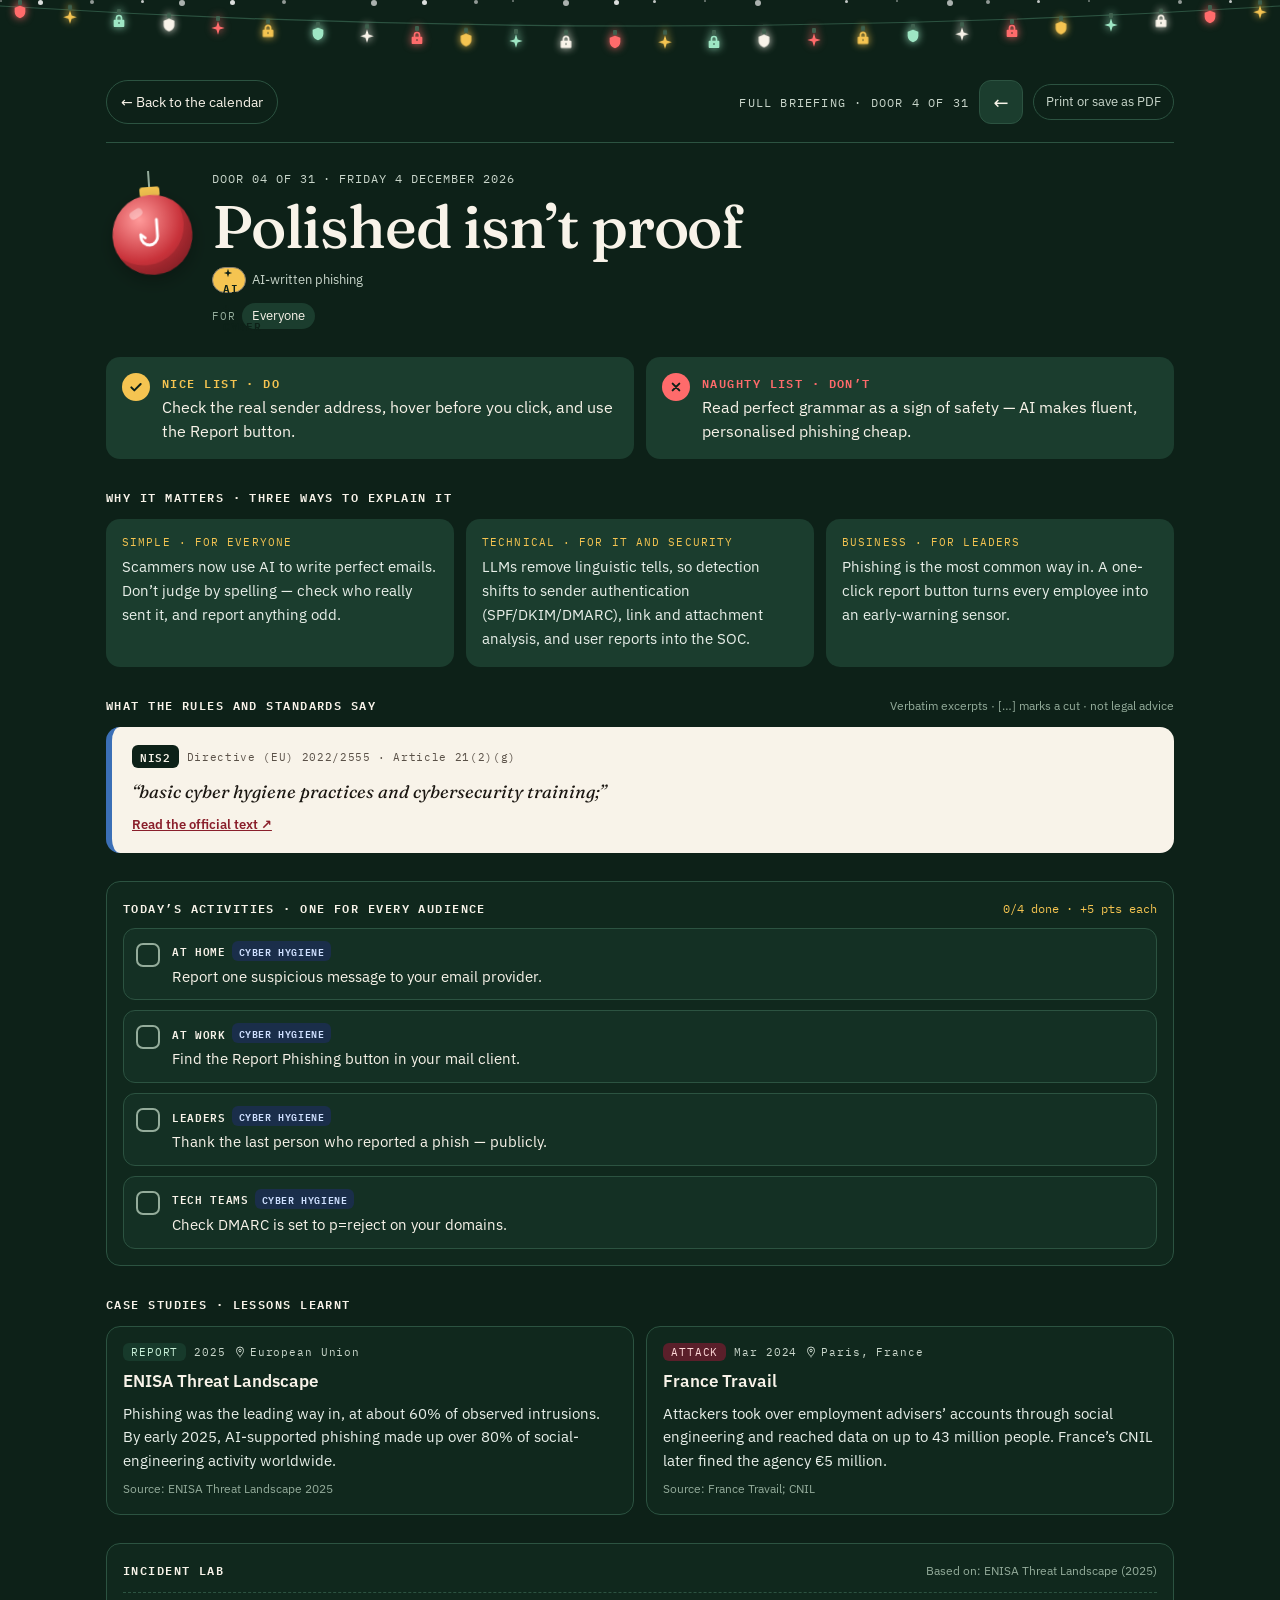
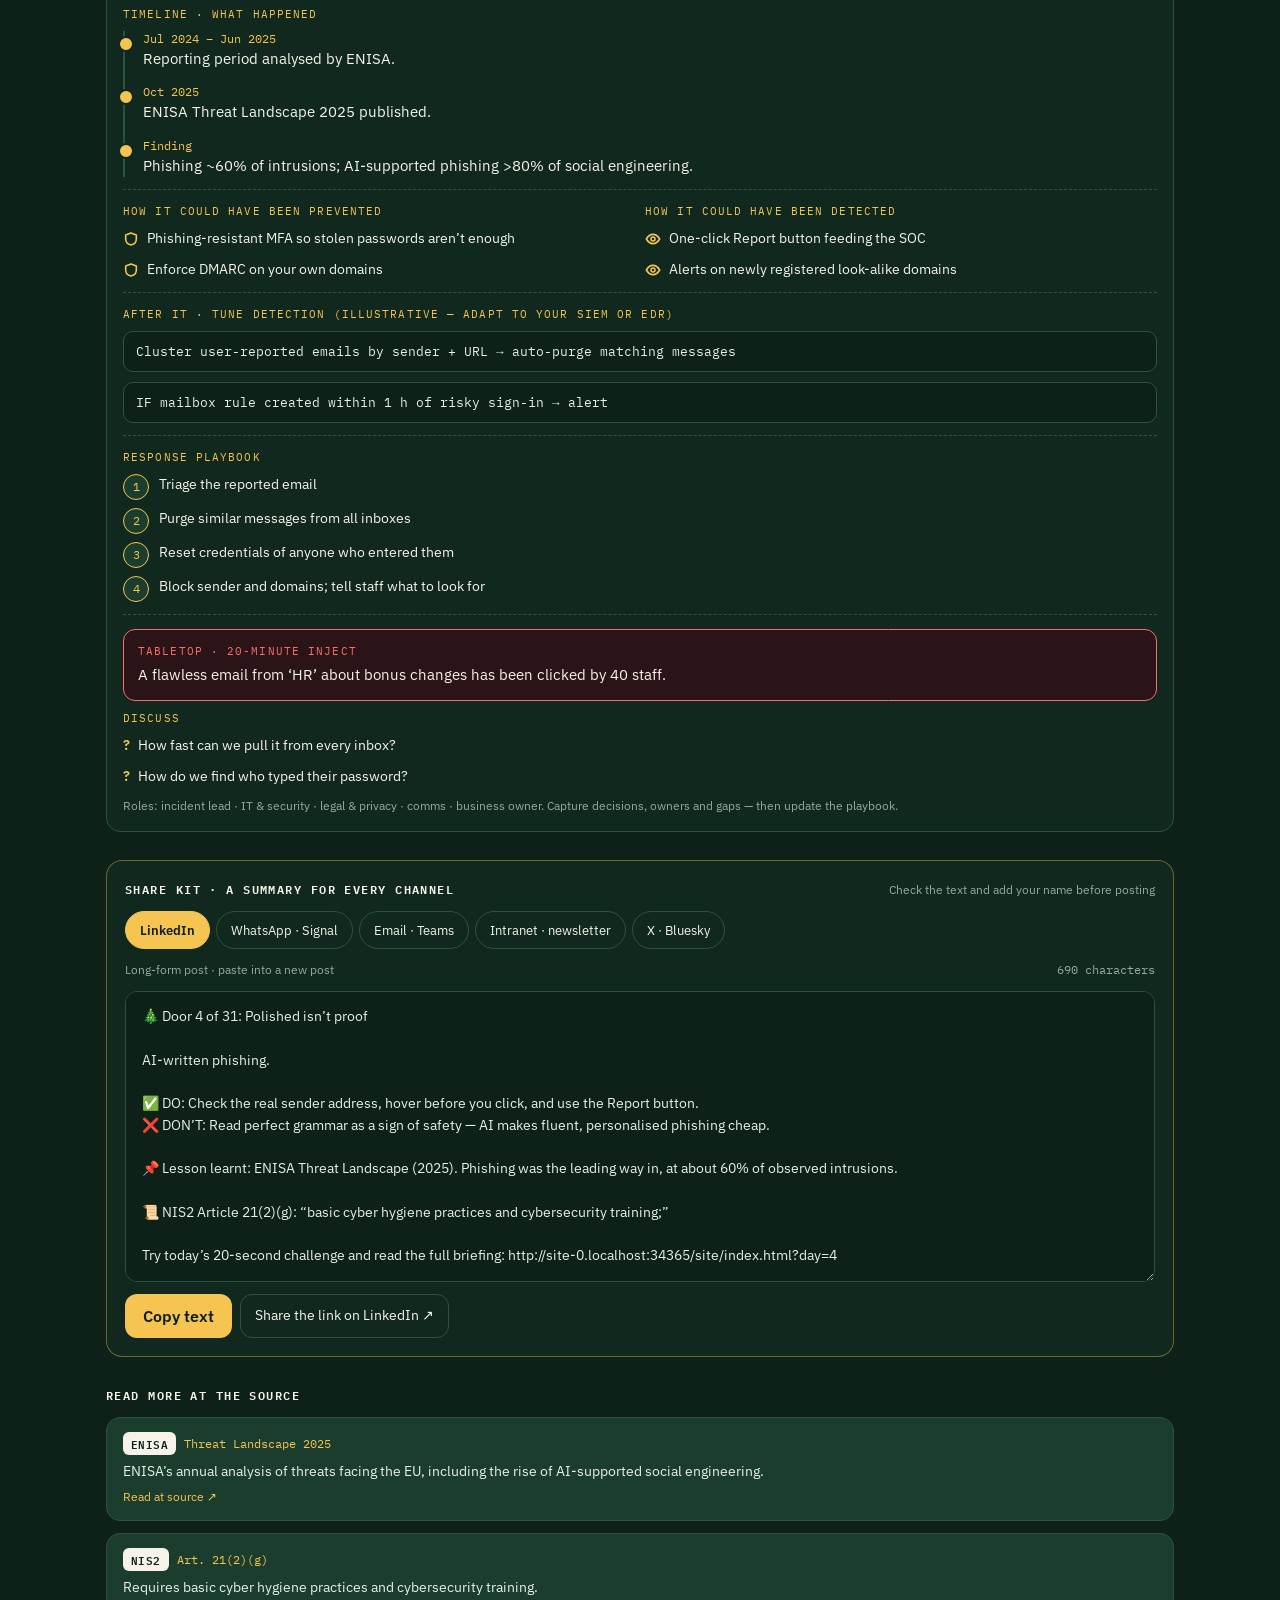
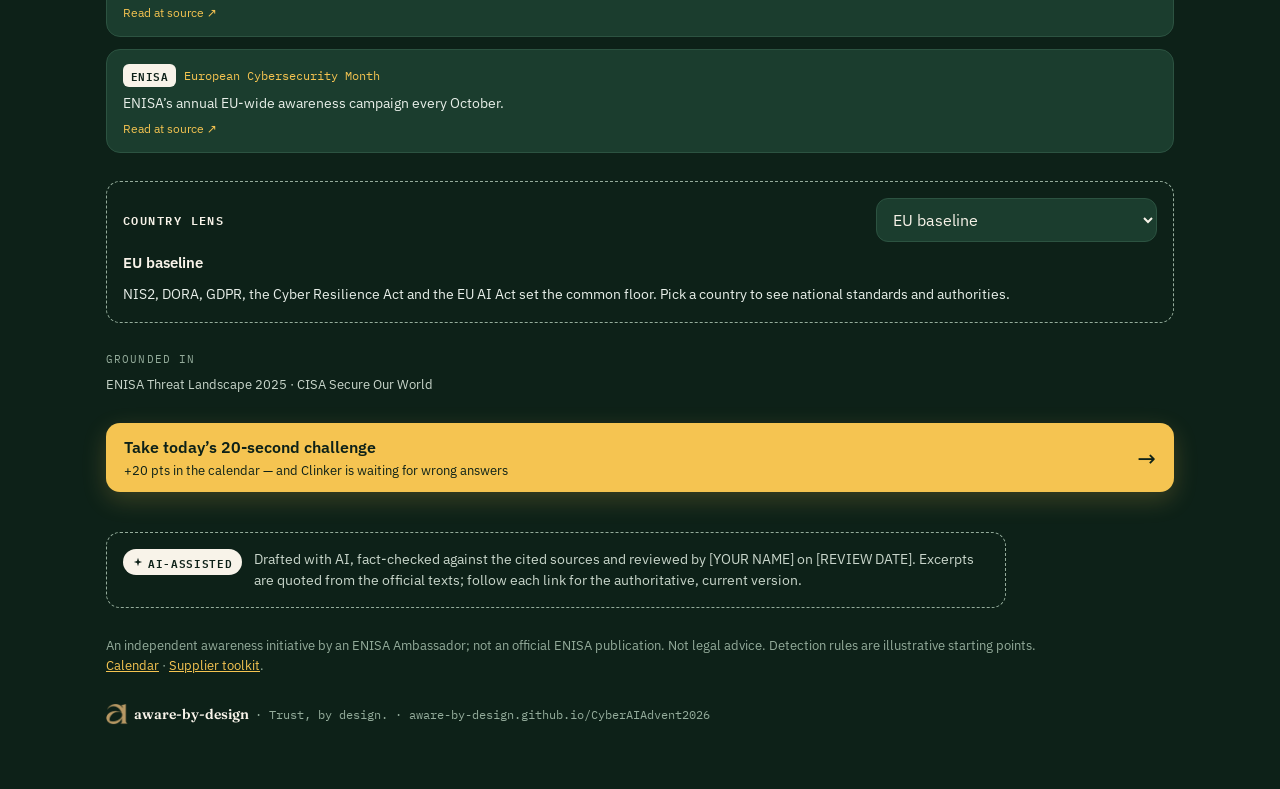
<file: site/door.html>
<!doctype html>
<html lang="en">
<head>
<meta charset="utf-8">
<meta name="viewport" content="width=device-width, initial-scale=1">
<meta http-equiv="Content-Security-Policy" content="default-src 'none'; script-src 'self'; style-src 'self'; font-src 'self'; img-src 'self'; connect-src 'self'; manifest-src 'self'; base-uri 'none'; form-action 'none'; upgrade-insecure-requests; require-trusted-types-for 'script'; trusted-types 'none'">
<meta name="referrer" content="strict-origin-when-cross-origin">
<title>Full briefing · Winterwatch</title>
<meta name="description" content="The full briefing behind a calendar door: why it matters, verbatim excerpts from NIS2, DORA, GDPR, the EU AI Act, NIST and OWASP, activities for every audience, case studies, an incident lab and a share kit.">
<link rel="icon" href="favicon.svg" type="image/svg+xml">
<link rel="preload" href="fonts/fraunces-latin-wght-normal.woff2" as="font" type="font/woff2" crossorigin>
<link rel="preload" href="fonts/ibm-plex-sans-latin-400-normal.woff2" as="font" type="font/woff2" crossorigin>
<link rel="stylesheet" href="styles.css">
<script src="common.js" defer></script>
<script src="door.js" defer></script>
</head>
<body class="brief-page">
<a class="skip" href="#brief">Skip to the briefing</a>
<div class="snow" id="snow" aria-hidden="true"></div>
<div class="lights" id="lights" aria-hidden="true">
  <svg viewBox="0 0 100 56" preserveAspectRatio="none"><path d="M0 6 Q50 46 100 6" fill="none" stroke="#2C5341" stroke-width="1.2" vector-effect="non-scaling-stroke"/></svg>
</div>
<main class="bf-wrap" id="brief"></main>
<footer class="bf-wrap bf-foot">
  <div class="ai-disclosure">
    <span class="ai-pill"><svg viewBox="0 0 24 24" aria-hidden="true"><path d="M12 2l2.4 7.6L22 12l-7.6 2.4L12 22l-2.4-7.6L2 12l7.6-2.4z"/></svg>AI-ASSISTED</span>
    <p>Drafted with AI, fact-checked against the cited sources and reviewed by [YOUR NAME] on [REVIEW DATE]. Excerpts are quoted from the official texts; follow each link for the authoritative, current version.</p>
  </div>
  <p class="fine">An independent awareness initiative by an ENISA Ambassador; not an official ENISA publication. Not legal advice. Detection rules are illustrative starting points. <a href="index.html">Calendar</a> · <a href="supply.html">Supplier toolkit</a>.</p>
  <p class="fine mono brandline"><img class="foot-mark" src="aware-by-design-mark.png" srcset="aware-by-design-mark.png 1x, aware-by-design-mark@2x.png 2x" width="22" height="22" alt=""><span class="foot-org">aware-by-design</span> · Trust, by design. · aware-by-design.github.io/CyberAIAdvent2026</p>
</footer>
<noscript><p class="noscript">This briefing needs JavaScript. The full content is also in <a href="days.json">days.json</a>.</p></noscript>
</body>
</html>
</file>
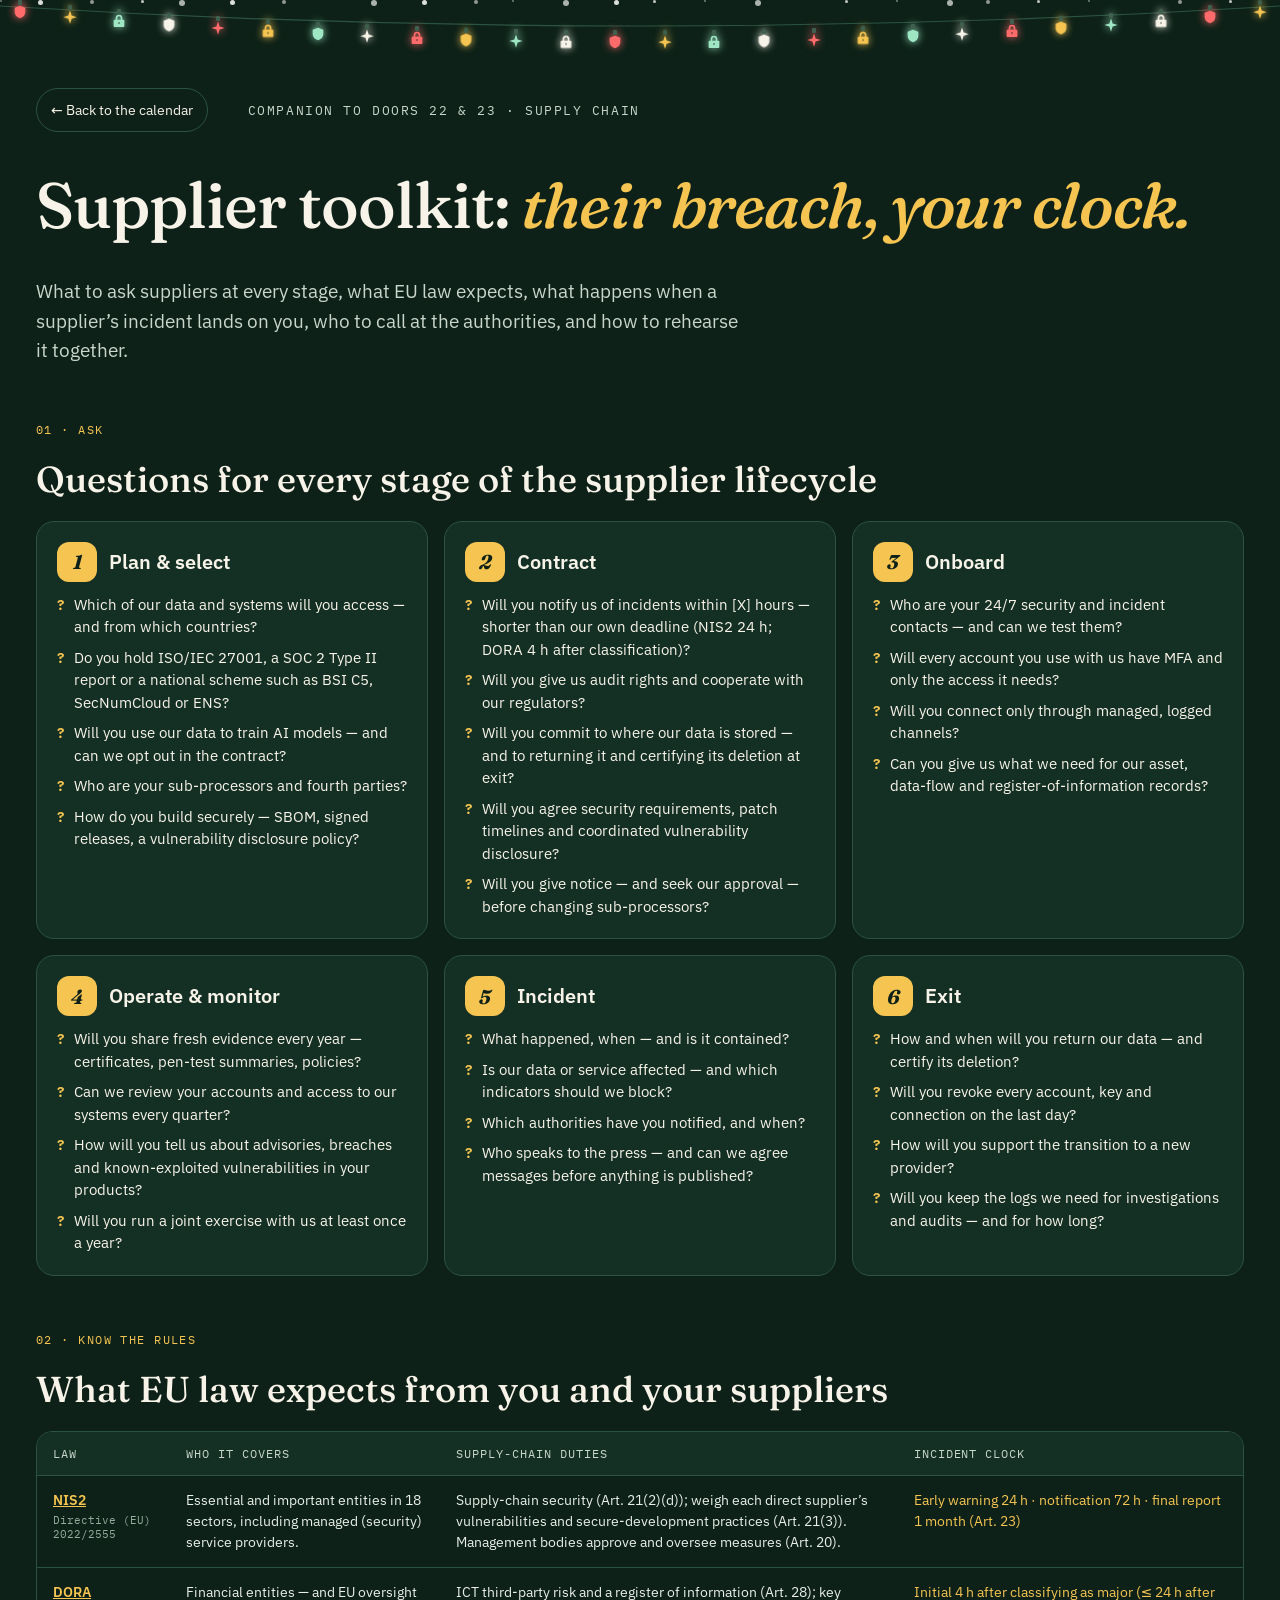
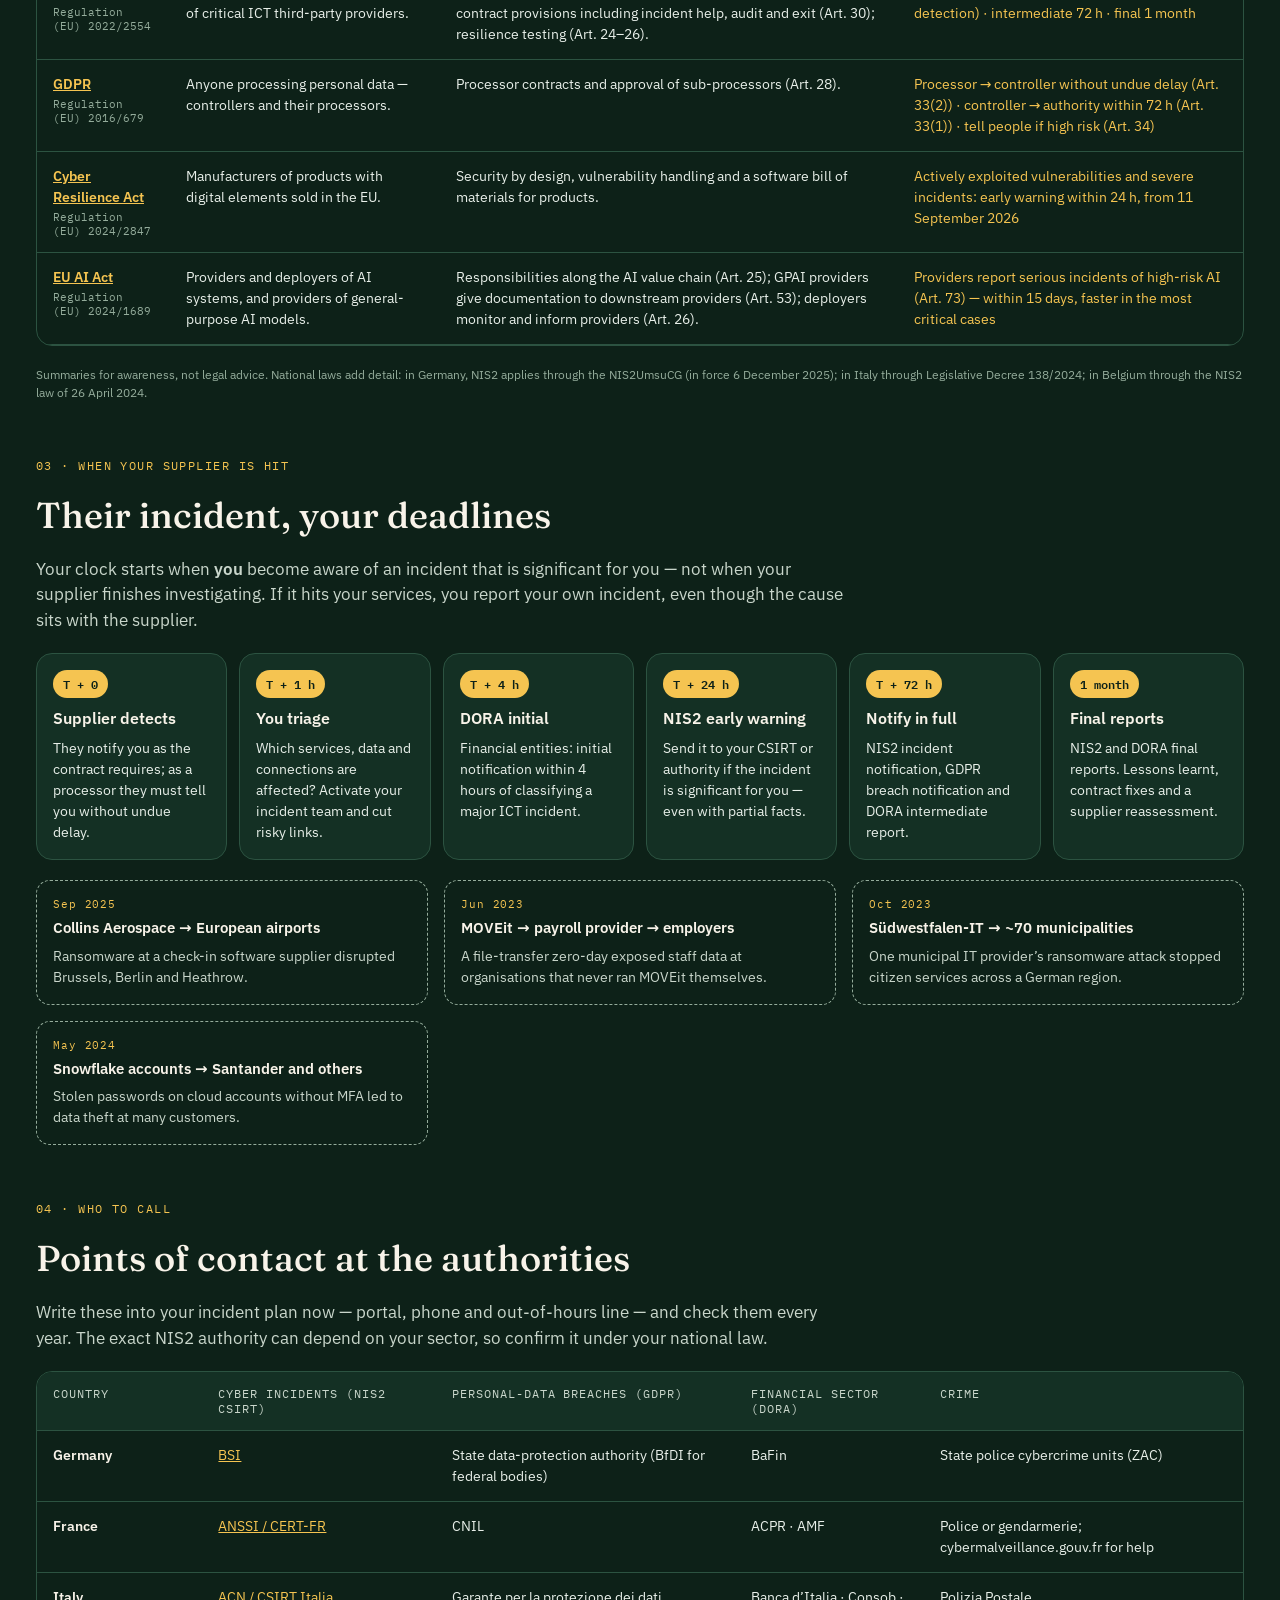
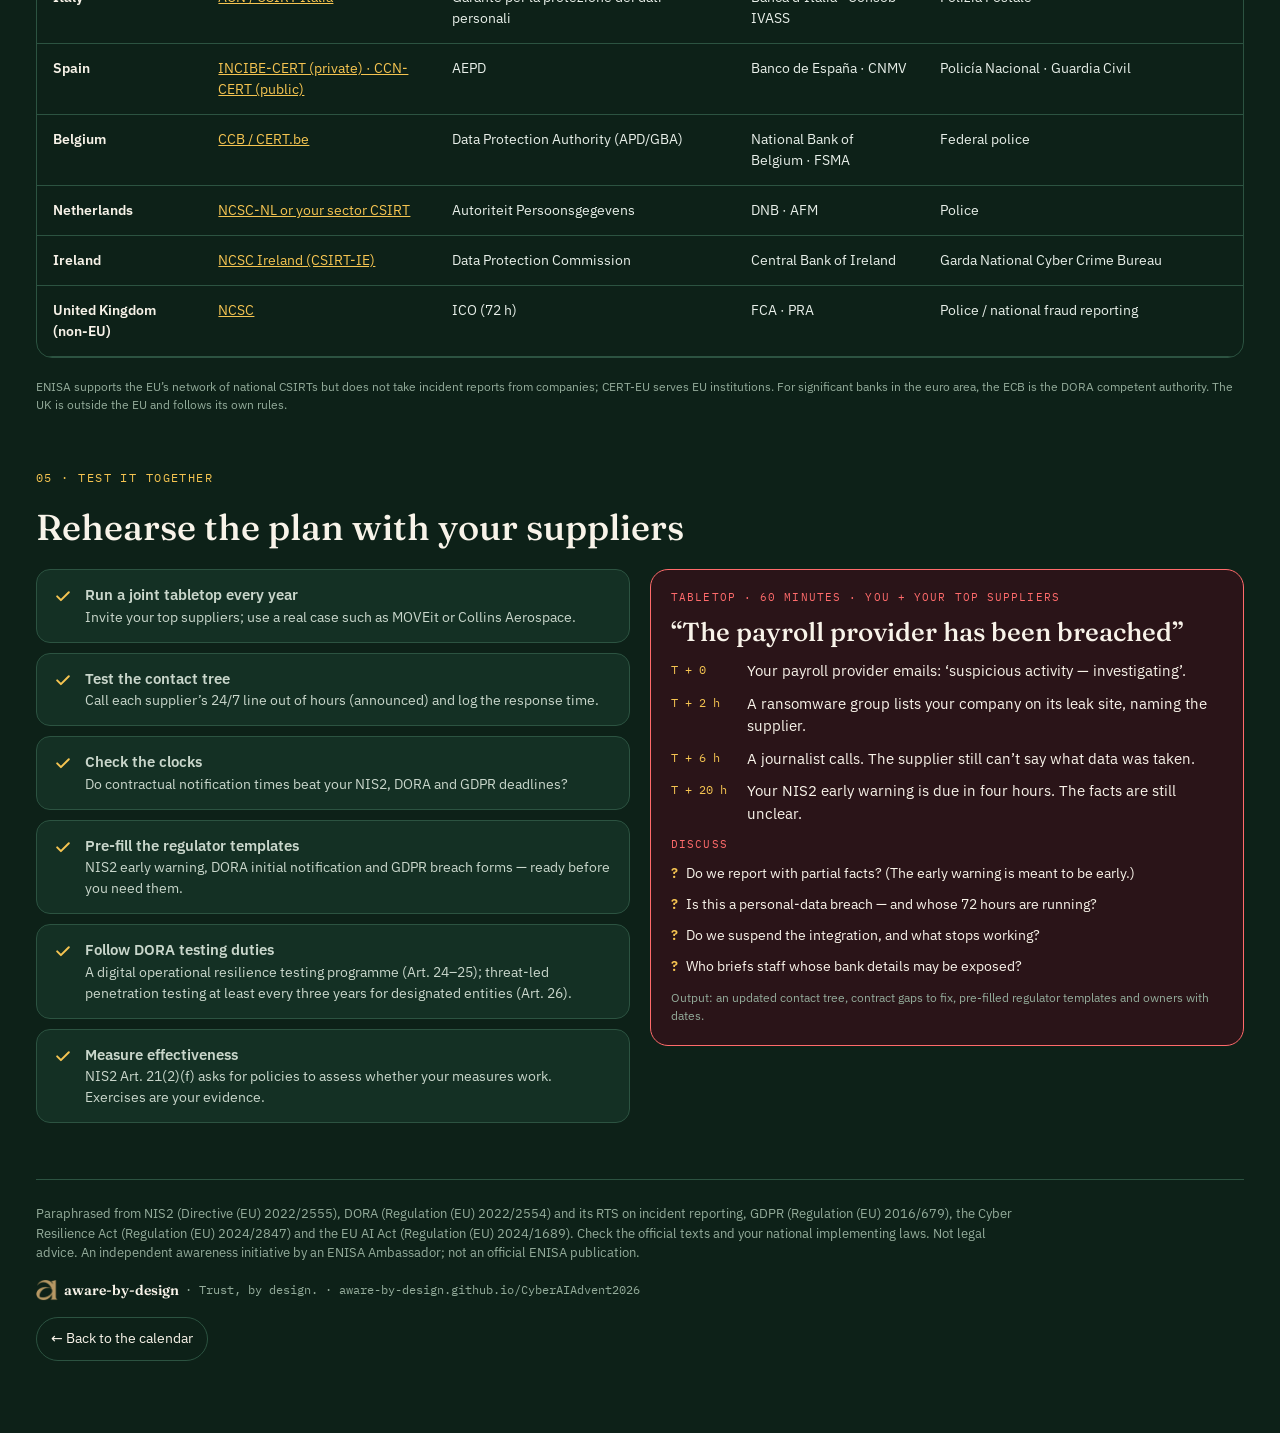
<file: site/supply.html>
<!doctype html>
<html lang="en">
<head>
<meta charset="utf-8">
<meta name="viewport" content="width=device-width, initial-scale=1">
<meta http-equiv="Content-Security-Policy" content="default-src 'none'; script-src 'self'; style-src 'self'; font-src 'self'; img-src 'self'; connect-src 'self'; base-uri 'none'; form-action 'none'; upgrade-insecure-requests; require-trusted-types-for 'script'; trusted-types 'none'">
<meta name="referrer" content="strict-origin-when-cross-origin">
<title>Supplier toolkit · Winterwatch</title>
<meta name="description" content="What to ask suppliers at every stage, what EU law expects, what happens when a supplier’s incident hits you, who to call at the authorities, and how to rehearse it.">
<link rel="icon" href="favicon.svg" type="image/svg+xml">
<link rel="stylesheet" href="styles.css">
<script src="common.js" defer></script>
<script src="supply.js" defer></script>
</head>
<body>
<div class="snow" id="snow" aria-hidden="true"></div>
<div class="lights" id="lights" aria-hidden="true">
  <svg viewBox="0 0 100 56" preserveAspectRatio="none"><path d="M0 6 Q50 46 100 6" fill="none" stroke="#2C5341" stroke-width="1.2" vector-effect="non-scaling-stroke"/></svg>
</div>
<div class="sp-wrap">
  <header class="hero">
    <a class="back" href="./">← Back to the calendar</a>
    <p class="eyebrow">COMPANION TO DOORS 22 &amp; 23 · SUPPLY CHAIN</p>
    <h1>Supplier toolkit: <em>their breach, your clock.</em></h1>
    <p class="lede">What to ask suppliers at every stage, what EU law expects, what happens when a supplier’s incident lands on you, who to call at the authorities, and how to rehearse it together.</p>
  </header>

  <section class="sec" aria-labelledby="s1">
    <span class="num">01 · ASK</span>
    <h2 id="s1">Questions for every stage of the supplier lifecycle</h2>
    <div class="grid3" id="stages"></div>
  </section>

  <section class="sec" aria-labelledby="s2">
    <span class="num">02 · KNOW THE RULES</span>
    <h2 id="s2">What EU law expects from you and your suppliers</h2>
    <div class="tbl"><table>
      <thead><tr><th scope="col">LAW</th><th scope="col">WHO IT COVERS</th><th scope="col">SUPPLY-CHAIN DUTIES</th><th scope="col">INCIDENT CLOCK</th></tr></thead>
      <tbody id="laws"></tbody>
    </table></div>
    <p class="note">Summaries for awareness, not legal advice. National laws add detail: in Germany, NIS2 applies through the NIS2UmsuCG (in force 6 December 2025); in Italy through Legislative Decree 138/2024; in Belgium through the NIS2 law of 26 April 2024.</p>
  </section>

  <section class="sec" aria-labelledby="s3">
    <span class="num">03 · WHEN YOUR SUPPLIER IS HIT</span>
    <h2 id="s3">Their incident, your deadlines</h2>
    <p class="intro">Your clock starts when <strong>you</strong> become aware of an incident that is significant for you — not when your supplier finishes investigating. If it hits your services, you report your own incident, even though the cause sits with the supplier.</p>
    <ol class="clockgrid" id="clock"></ol>
    <div class="grid3" id="examples"></div>
  </section>

  <section class="sec" aria-labelledby="s4">
    <span class="num">04 · WHO TO CALL</span>
    <h2 id="s4">Points of contact at the authorities</h2>
    <p class="intro">Write these into your incident plan now — portal, phone and out-of-hours line — and check them every year. The exact NIS2 authority can depend on your sector, so confirm it under your national law.</p>
    <div class="tbl"><table>
      <thead><tr><th scope="col">COUNTRY</th><th scope="col">CYBER INCIDENTS (NIS2 CSIRT)</th><th scope="col">PERSONAL-DATA BREACHES (GDPR)</th><th scope="col">FINANCIAL SECTOR (DORA)</th><th scope="col">CRIME</th></tr></thead>
      <tbody id="contacts"></tbody>
    </table></div>
    <p class="note">ENISA supports the EU’s network of national CSIRTs but does not take incident reports from companies; CERT-EU serves EU institutions. For significant banks in the euro area, the ECB is the DORA competent authority. The UK is outside the EU and follows its own rules.</p>
  </section>

  <section class="sec" aria-labelledby="s5">
    <span class="num">05 · TEST IT TOGETHER</span>
    <h2 id="s5">Rehearse the plan with your suppliers</h2>
    <div class="split">
      <div class="stack" id="tests"></div>
      <div class="ttx">
        <span class="lk">TABLETOP · 60 MINUTES · YOU + YOUR TOP SUPPLIERS</span>
        <h3>“The payroll provider has been breached”</h3>
        <ol id="injects"></ol>
        <span class="lk">DISCUSS</span>
        <div class="stack" id="discuss"></div>
        <p class="note">Output: an updated contact tree, contract gaps to fix, pre-filled regulator templates and owners with dates.</p>
      </div>
    </div>
  </section>

  <footer class="foot">
    <p class="fine">Paraphrased from NIS2 (Directive (EU) 2022/2555), DORA (Regulation (EU) 2022/2554) and its RTS on incident reporting, GDPR (Regulation (EU) 2016/679), the Cyber Resilience Act (Regulation (EU) 2024/2847) and the EU AI Act (Regulation (EU) 2024/1689). Check the official texts and your national implementing laws. Not legal advice. An independent awareness initiative by an ENISA Ambassador; not an official ENISA publication.</p>
    <p class="fine mono brandline"><img class="foot-mark" src="aware-by-design-mark.png" srcset="aware-by-design-mark.png 1x, aware-by-design-mark@2x.png 2x" width="22" height="22" alt=""><span class="foot-org">aware-by-design</span> · Trust, by design. · aware-by-design.github.io/CyberAIAdvent2026</p>
    <a class="back" href="./">← Back to the calendar</a>
  </footer>
</div>
</body>
</html>
</file>
<file: site/styles.css>
/* One door a day — festive cybersecurity & AI calendar.
   Self-hosted fonts (SIL OFL 1.1, see fonts/OFL.txt). No third-party requests.
   No inline styles anywhere (CSP style-src 'self'); dynamic values are set via CSSOM. */
@font-face { font-family: "Fraunces"; src: url("fonts/fraunces-latin-wght-normal.woff2") format("woff2"); font-weight: 100 900; font-style: normal; font-display: swap; }
@font-face { font-family: "Fraunces"; src: url("fonts/fraunces-latin-wght-italic.woff2") format("woff2"); font-weight: 100 900; font-style: italic; font-display: swap; }
@font-face { font-family: "IBM Plex Sans"; src: url("fonts/ibm-plex-sans-latin-400-normal.woff2") format("woff2"); font-weight: 400; font-display: swap; }
@font-face { font-family: "IBM Plex Sans"; src: url("fonts/ibm-plex-sans-latin-500-normal.woff2") format("woff2"); font-weight: 500; font-display: swap; }
@font-face { font-family: "IBM Plex Sans"; src: url("fonts/ibm-plex-sans-latin-600-normal.woff2") format("woff2"); font-weight: 600; font-display: swap; }
@font-face { font-family: "IBM Plex Mono"; src: url("fonts/ibm-plex-mono-latin-400-normal.woff2") format("woff2"); font-weight: 400; font-display: swap; }
@font-face { font-family: "IBM Plex Mono"; src: url("fonts/ibm-plex-mono-latin-500-normal.woff2") format("woff2"); font-weight: 500; font-display: swap; }
@font-face { font-family: "IBM Plex Mono"; src: url("fonts/ibm-plex-mono-latin-600-normal.woff2") format("woff2"); font-weight: 600; font-display: swap; }

:root {
  --ground: #0D2118;      /* deep pine */
  --deep: #10281D;
  --surface: #143024;
  --surface-2: #1B3D2E;
  --line: #2C5341;
  --text: #F8F3E9;        /* snow */
  --soft: #E8EFE9;
  --muted: #C9D6CB;
  --faint: #94AC9B;
  --gold: #F5C451;        /* DO, correct, score */
  --red: #FF6B6B;         /* DON'T, wrong, selection */
  --mint: #9EE6C4;
  --on: #0D2118;
  --serif: "Fraunces", Georgia, "Times New Roman", serif;
  --sans: "IBM Plex Sans", system-ui, -apple-system, "Segoe UI", sans-serif;
  --mono: "IBM Plex Mono", ui-monospace, "SFMono-Regular", Menlo, monospace;
  color-scheme: dark;
}
* { box-sizing: border-box; }
html { -webkit-text-size-adjust: 100%; }
body { margin: 0; background: var(--ground); color: var(--text); font: 16px/1.5 var(--sans); overflow-x: hidden; }
button, select { font: inherit; color: inherit; }
button { cursor: pointer; }
button:disabled { cursor: not-allowed; }
:focus-visible { outline: 2px solid var(--gold); outline-offset: 2px; }
a { color: var(--gold); }
a:hover { color: var(--text); }
svg { display: block; }
h1, h2, h3, h4, p { margin: 0; }
.sr { position: absolute; width: 1px; height: 1px; overflow: hidden; clip: rect(0 0 0 0); white-space: nowrap; }
.skip { position: absolute; left: -999px; top: 8px; background: var(--text); color: var(--ground); padding: 8px 12px; border-radius: 8px; z-index: 10; }
.skip:focus { left: 8px; }
.k { font-family: var(--mono); font-size: 12px; letter-spacing: .1em; color: var(--muted); }
.framed-warning { position: sticky; top: 0; z-index: 20; padding: 12px 16px; background: var(--red); color: var(--on); font-weight: 600; text-align: center; }

/* ---------- Festive layers ---------- */
.snow { position: absolute; left: 0; right: 0; top: 0; height: 760px; overflow: hidden; pointer-events: none; z-index: 0; }
.flake { position: absolute; top: 0; border-radius: 99px; background: #fff; animation: fallA linear infinite; }
.flake.b { animation-name: fallB; }
@keyframes fallA { 0% { transform: translate3d(0,-20px,0); opacity: 0 } 10% { opacity: 1 } 100% { transform: translate3d(40px,760px,0); opacity: 0 } }
@keyframes fallB { 0% { transform: translate3d(0,-20px,0); opacity: 0 } 10% { opacity: 1 } 100% { transform: translate3d(-40px,760px,0); opacity: 0 } }
.lights { position: relative; height: 56px; display: flex; justify-content: space-between; align-items: flex-start; padding: 0 12px; pointer-events: none; z-index: 1; }
.lights > svg { position: absolute; left: 0; top: 0; width: 100%; height: 56px; }
.bulb { position: relative; display: block; width: 16px; height: 16px; animation: twinkle 1.6s ease-in-out infinite; }
.bulb::before { content: ""; position: absolute; left: 6px; top: -4px; width: 4px; height: 5px; border-radius: 1px; background: #3F604E; }
.bulb svg { display: block; width: 16px; height: 16px; fill: currentColor; fill-rule: evenodd; }
@keyframes twinkle { 0%,100% { opacity: .35; transform: scale(.8) } 50% { opacity: 1; transform: scale(1.05) } }
@keyframes swing { 0%,100% { transform: rotate(-4deg) } 50% { transform: rotate(4deg) } }
@keyframes pop { 0% { transform: scale(.92) } 60% { transform: scale(1.06) } 100% { transform: scale(1) } }
@keyframes rise { from { opacity: 0; transform: translateY(10px) } to { opacity: 1; transform: none } }
@keyframes shake { 0%,100% { transform: translateX(0) } 20% { transform: translateX(-7px) } 40% { transform: translateX(7px) } 60% { transform: translateX(-4px) } 80% { transform: translateX(4px) } }
@keyframes ping { 0% { transform: translate(-50%,-50%) scale(.6); opacity: .9 } 100% { transform: translate(-50%,-50%) scale(2.4); opacity: 0 } }
@keyframes confA { to { transform: translate(-120px,160px) rotate(540deg); opacity: 0 } }
@keyframes confB { to { transform: translate(110px,170px) rotate(-480deg); opacity: 0 } }
@keyframes confC { to { transform: translate(-50px,200px) rotate(360deg); opacity: 0 } }
@keyframes confD { to { transform: translate(60px,140px) rotate(-620deg); opacity: 0 } }
@keyframes floatUp { 0% { opacity: 0; transform: translateY(6px) } 20% { opacity: 1 } 100% { opacity: 0; transform: translateY(-36px) } }
.rise { animation: rise .45s ease both; }

/* ---------- Layout ---------- */
.wrap { position: relative; z-index: 1; max-width: 1328px; margin: 0 auto; padding: 8px 16px 64px; display: flex; flex-direction: column; gap: 40px; }
.top { display: flex; flex-wrap: wrap; align-items: center; justify-content: space-between; gap: 16px; }
.brand { display: flex; align-items: center; gap: 12px; }
.brand-mark { width: 40px; height: 40px; flex: none; }
.brand-text { display: flex; flex-direction: column; gap: 2px; line-height: 1.1; }
.brand-org { font: 600 20px var(--serif); letter-spacing: -.01em; color: var(--text); }
.brandline { display: flex; flex-wrap: wrap; align-items: center; gap: 6px; }
.foot-mark { width: 22px; height: 22px; flex: none; }
.foot-org { font: 600 14px var(--serif); color: var(--text); letter-spacing: 0; }
.brand-name { font: 13px var(--mono); letter-spacing: .08em; color: var(--muted); }
.seg { display: flex; gap: 4px; padding: 4px; border-radius: 999px; background: var(--surface); border: 1px solid var(--line); }
.seg button { border: 0; border-radius: 999px; min-height: 44px; padding: 0 18px; font: 500 13px var(--mono); letter-spacing: .04em; background: transparent; color: var(--muted); transition: background-color .25s ease; }
.seg button[aria-pressed="true"] { background: var(--red); color: var(--on); }
.hero { display: flex; flex-wrap: wrap; align-items: center; gap: 40px; }
.hero-text { flex: 1 1 440px; min-width: 0; display: flex; flex-direction: column; gap: 20px; }
.eyebrow { font: 13px var(--mono); letter-spacing: .12em; color: var(--muted); }
h1 { font-family: var(--serif); font-weight: 500; font-size: clamp(44px, 5vw, 72px); line-height: 1.02; letter-spacing: -.02em; text-wrap: balance; }
h1 em { font-style: italic; color: var(--gold); }
.lede { font-size: 19px; line-height: 1.55; color: var(--muted); max-width: 740px; text-wrap: pretty; }
.byline { font-size: 14px; color: var(--faint); }
.byline strong { color: var(--text); font-weight: 500; }

/* HUD */
.hud { display: flex; flex-direction: column; gap: 16px; padding: 20px; border-radius: 20px; background: var(--surface); border: 1px solid var(--line); }
.hud[hidden] { display: none; }
.stats { display: grid; grid-template-columns: repeat(auto-fit, minmax(min(150px, 100%), 1fr)); gap: 16px; }
.stat { display: flex; flex-direction: column; gap: 6px; padding: 4px 8px; }
.stat .v { font-family: var(--serif); font-size: 36px; line-height: 1; font-weight: 600; display: flex; align-items: center; gap: 8px; }
.stat .v small { font: 500 14px var(--mono); color: var(--muted); }
.stat .score { font-size: 48px; color: var(--gold); }
.stat .rank { font-size: 26px; font-weight: 500; }
.stat svg { width: 24px; height: 24px; fill: none; stroke: var(--red); stroke-width: 2; stroke-linecap: round; stroke-linejoin: round; }
.bar { display: block; height: 6px; border-radius: 99px; background: var(--line); overflow: hidden; }
.bar span { display: block; height: 6px; border-radius: 99px; background: var(--gold); width: 4%; transition: width .6s ease; }
.sub { font-size: 13px; color: var(--muted); }
select { min-height: 44px; padding: 0 12px; border-radius: 12px; background: var(--surface-2); border: 1px solid var(--line); color: var(--text); }
.badges { display: flex; flex-wrap: wrap; align-items: center; gap: 8px; padding-top: 12px; border-top: 1px solid var(--line); }
.badges ul { list-style: none; margin: 0; padding: 0; display: flex; flex-wrap: wrap; gap: 8px; }
.badge { display: inline-flex; align-items: center; gap: 8px; min-height: 36px; padding: 0 12px 0 8px; border-radius: 999px; font-size: 13px; border: 1px solid var(--line); color: var(--faint); }
.badge svg { width: 20px; height: 20px; fill: none; stroke: var(--faint); stroke-width: 1.8; stroke-linejoin: round; }
.badge.got { background: var(--surface-2); border-color: var(--gold); color: var(--text); animation: pop .6s ease both; }
.badge.got svg { fill: var(--gold); stroke: var(--gold); }
.rules { font-size: 13px; color: var(--faint); }

.main { display: flex; flex-wrap: wrap; gap: 32px; align-items: flex-start; }
.col { flex: 1 1 100%; min-width: 0; display: flex; flex-direction: column; gap: 16px; }
.chips { display: flex; flex-wrap: wrap; align-items: center; gap: 8px; }
.chip { display: inline-flex; align-items: center; gap: 6px; min-height: 36px; padding: 0 12px; border-radius: 999px; font-size: 13px; background: var(--surface); border: 1px solid var(--line); transition: background-color .2s ease; }
.chip small { font: 11px var(--mono); opacity: .8; }
.chip[aria-pressed="true"] { background: var(--red); color: var(--on); border-color: var(--red); }

/* Doors */
  background-image: radial-gradient(#ffffff14 1px, transparent 1.5px); background-size: 12px 12px; }
.legend { display: flex; flex-wrap: wrap; align-items: center; gap: 16px; font-size: 13px; color: var(--faint); }
.ai-key { display: inline-flex; align-items: center; gap: 6px; }
.ai-key svg { width: 10px; height: 10px; fill: var(--gold); }
.ghost { margin-left: auto; min-height: 36px; padding: 0 12px; border-radius: 999px; background: transparent; border: 1px solid var(--line); color: var(--muted); font-size: 13px; }

/* Map */
.europe { flex: 999 1 560px; min-width: 0; display: flex; flex-direction: column; gap: 14px; padding: 20px; border-radius: 20px; background: var(--deep); border: 1px solid var(--line); }
.europe-head { display: flex; flex-wrap: wrap; align-items: baseline; justify-content: space-between; gap: 8px; }
.europe h2 { font: 500 28px var(--serif); }
.map { position: relative; width: 100%; aspect-ratio: 800 / 632; border-radius: 14px; overflow: hidden; background: var(--ground); }
.map img { display: block; width: 100%; height: 100%; }
.pin { position: absolute; width: 0; height: 0; }
.pin .dot { position: absolute; left: 0; top: 0; width: 11px; height: 11px; transform: translate(-50%,-50%); border-radius: 99px; border: 2px solid var(--ground); background: var(--gold); }
.pin .lbl { position: absolute; left: 10px; top: -9px; white-space: nowrap; padding: 2px 6px; border-radius: 6px; font: 11px var(--mono); background: #0D2118CC; color: var(--text); }
.pin .ring { position: absolute; left: 0; top: 0; width: 26px; height: 26px; border-radius: 99px; border: 2px solid var(--red); animation: ping 1.6s ease-out infinite; display: none; }
.pin.on .dot { width: 16px; height: 16px; background: var(--red); box-shadow: 0 0 12px var(--red); }
.pin .lbl { display: none; }
.pin.on .lbl { display: block; background: var(--red); color: var(--on); font-weight: 600; }
.pin.on .ring { display: block; }
.places { display: grid; grid-template-columns: repeat(auto-fill, minmax(min(220px, 100%), 1fr)); gap: 8px; }
.place { display: flex; flex-direction: column; align-items: flex-start; gap: 2px; min-height: 52px; padding: 8px 12px; border-radius: 12px; text-align: left; background: var(--surface); border: 1px solid var(--line); }
.place.on { background: var(--surface-2); border-color: var(--red); }
.place .n { font-size: 14px; font-weight: 500; }
.place .d { font: 11px var(--mono); color: var(--muted); }
.note { font-size: 12px; color: var(--faint); }

/* Panel */
.panel { flex: 1 1 400px; max-width: 100%; min-width: 0; display: flex; flex-direction: column; gap: 22px; padding: 24px; border-radius: 20px; background: var(--surface); border: 1px solid var(--line); }
.head { display: flex; gap: 18px; align-items: flex-start; }
.ornament { flex: none; width: 84px; height: 108px; position: relative; transform-origin: 42px 0; animation: swing 4s ease-in-out infinite; }
.ornament .string { position: absolute; left: 41px; top: 0; width: 2px; height: 18px; background: var(--faint); }
.ornament .cap { position: absolute; left: 32px; top: 16px; width: 20px; height: 10px; border-radius: 3px; background: var(--gold); }
.ornament .ball { position: absolute; left: 2px; top: 24px; width: 80px; height: 80px; border-radius: 99px; display: flex; align-items: center; justify-content: center; box-shadow: inset -8px -10px 0 #00000022, 0 6px 20px #0000004D; }
.ornament .ball svg { width: 40px; height: 40px; fill: none; stroke: #fff; stroke-width: 1.7; stroke-linecap: round; stroke-linejoin: round; }
.ornament.o0 .ball { background: radial-gradient(circle at 35% 30%, #FF9A9A, #C8323A 55%, #7A1820); }
.ornament.o1 .ball { background: radial-gradient(circle at 35% 30%, #FFE6A3, #D9A12B 55%, #8A6212); }
.ornament.o2 .ball { background: radial-gradient(circle at 35% 30%, #A8F0C8, #2E8B5C 55%, #14523A); }
.ornament.o3 .ball { background: radial-gradient(circle at 35% 30%, #B5D3FF, #3A6FC4 55%, #1C3B73); }
.ornament .shine { position: absolute; left: 20px; top: 38px; width: 14px; height: 8px; border-radius: 99px; background: #FFFFFF55; transform: rotate(-30deg); }
.meta { display: flex; flex-wrap: wrap; gap: 8px; font: 12px var(--mono); letter-spacing: .08em; color: var(--muted); }
.panel h2 { font: 500 34px/1.08 var(--serif); letter-spacing: -.01em; text-wrap: balance; }
.labels, .for { display: flex; flex-wrap: wrap; align-items: center; gap: 6px; }
.track { display: inline-flex; align-items: center; gap: 5px; min-height: 26px; padding: 0 10px; border-radius: 999px; font: 600 11px var(--mono); letter-spacing: .06em; background: var(--surface-2); color: var(--muted); }
.track.ai { background: var(--gold); color: var(--on); }
.track svg { width: 10px; height: 10px; fill: currentColor; }
.topic { font-size: 13px; color: var(--muted); }
.for .k { font-size: 11px; color: var(--faint); }
.who { min-height: 26px; display: inline-flex; align-items: center; padding: 0 10px; border-radius: 999px; background: var(--surface-2); font-size: 13px; }
.stack { display: flex; flex-direction: column; gap: 10px; }
.dd { display: flex; gap: 12px; padding: 16px; border-radius: 14px; background: var(--surface-2); animation: rise .45s ease both; }
.dd.dont { animation-delay: .08s; }
.dd .dot { flex: none; display: inline-flex; align-items: center; justify-content: center; width: 28px; height: 28px; border-radius: 99px; background: var(--gold); color: var(--on); }
.dd.dont .dot { background: var(--red); }
.dd .dot svg { width: 16px; height: 16px; fill: none; stroke: currentColor; stroke-width: 3; stroke-linecap: round; stroke-linejoin: round; }
.dd .lbl { display: block; font: 600 12px var(--mono); letter-spacing: .12em; color: var(--gold); }
.dd.dont .lbl { color: var(--red); }
.dd p { margin-top: 2px; text-wrap: pretty; }
.h3 { font: 600 12px var(--mono); letter-spacing: .12em; color: var(--text); }

.quiz { position: relative; display: flex; flex-direction: column; gap: 12px; padding: 16px; border-radius: 14px; background: var(--ground); border: 1px solid var(--line); }
.quiz.shake { animation: shake .5s ease; }
.quiz .qhead { display: flex; justify-content: space-between; font: 12px var(--mono); letter-spacing: .1em; }
.quiz .qhead strong { font-weight: 600; } .quiz .qhead span { color: var(--gold); }
.quiz .q { font-size: 17px; font-weight: 500; line-height: 1.4; text-wrap: pretty; }
.opts { display: flex; flex-direction: column; gap: 8px; }
.opt { display: flex; align-items: center; gap: 12px; width: 100%; min-height: 48px; padding: 8px 12px; border-radius: 12px; text-align: left; font-size: 15px; line-height: 1.35; background: var(--surface); border: 1px solid var(--line); transition: border-color .2s ease; }
.opt .letter { flex: none; display: inline-flex; align-items: center; justify-content: center; width: 26px; height: 26px; border-radius: 8px; font: 600 12px var(--mono); background: var(--surface-2); }
.opt .txt { flex: 1 1 auto; }
.opt svg { width: 18px; height: 18px; fill: none; stroke-width: 3; stroke-linecap: round; stroke-linejoin: round; }
.opt.right { border: 2px solid var(--gold); } .opt.right .letter { background: var(--gold); color: var(--on); } .opt.right svg { stroke: var(--gold); }
.opt.mine { border: 2px solid var(--red); } .opt.mine .letter { background: var(--red); color: var(--on); } .opt.mine svg { stroke: var(--red); }
.opt.faded { color: var(--faint); }
.opt:disabled { cursor: default; }
.confetti { position: absolute; left: 50%; top: 40px; width: 0; height: 0; pointer-events: none; }
.confetti i { position: absolute; left: 0; top: 0; display: block; animation: confA 1.2s cubic-bezier(.2,.7,.3,1) forwards; }
.confetti .plus { position: absolute; left: -24px; top: -10px; font: 700 24px var(--serif); color: var(--gold); animation: floatUp 1.4s ease-out both; }
.explain { display: flex; flex-direction: column; gap: 12px; padding-top: 12px; border-top: 1px dashed var(--line); animation: rise .4s ease both; }
.explain .res { font-size: 15px; font-weight: 600; color: var(--red); } .explain .res.ok { color: var(--gold); }
.explain .bar2 { display: flex; flex-wrap: wrap; align-items: center; justify-content: space-between; gap: 8px; }
.aud { display: flex; gap: 4px; padding: 3px; border-radius: 999px; background: var(--surface); border: 1px solid var(--line); }
.aud button { border: 0; border-radius: 999px; min-height: 34px; padding: 0 12px; font-size: 13px; background: transparent; color: var(--muted); }
.aud button[aria-pressed="true"] { background: var(--gold); color: var(--on); font-weight: 600; }
.explain .txt { font-size: 15px; line-height: 1.6; color: var(--soft); text-wrap: pretty; }
.further { display: flex; flex-direction: column; gap: 6px; }
.further .k { font-size: 11px; color: var(--faint); }

.case { display: flex; flex-direction: column; gap: 8px; padding: 16px; border-radius: 14px; border: 1px solid var(--line); background: var(--deep); }
.case .cmeta { display: flex; flex-wrap: wrap; align-items: center; gap: 8px; font: 11px var(--mono); letter-spacing: .08em; color: var(--muted); }
.case .kind { padding: 2px 8px; border-radius: 6px; background: var(--surface-2); color: var(--text); }
.case .kind.Attack { background: #5A1F2A; color: #FFD9D9; } .case .kind.Leak { background: #4A3C14; color: #FFE6A3; } .case .kind.Ruling { background: #1A2E4A; color: #CFE0FF; } .case .kind.Report, .case .kind.Study { background: #173A2B; color: #C9F0D9; }
.case .loc { display: inline-flex; align-items: center; gap: 4px; }
.case .loc svg { width: 12px; height: 12px; fill: none; stroke: currentColor; stroke-width: 2; stroke-linecap: round; stroke-linejoin: round; }
.case h4 { font-size: 17px; font-weight: 600; }
.case p { font-size: 15px; line-height: 1.55; color: var(--soft); text-wrap: pretty; }
.case .src { font-size: 12px; color: var(--faint); }

.lab { display: flex; flex-direction: column; gap: 12px; padding: 16px; border-radius: 14px; background: var(--deep); border: 1px solid var(--line); }
.lab .lhead { display: flex; flex-wrap: wrap; align-items: baseline; justify-content: space-between; gap: 8px; }
.lab .basis { font-size: 12px; color: var(--faint); }
.tabs { display: flex; flex-wrap: wrap; gap: 6px; }
.tabs button { min-height: 38px; padding: 0 14px; border-radius: 999px; font-size: 13px; background: transparent; color: var(--text); border: 1px solid var(--line); }
.tabs button[aria-selected="true"] { background: var(--gold); color: var(--on); border-color: var(--gold); font-weight: 600; }
.timeline { list-style: none; margin: 0; padding: 0 0 0 18px; border-left: 2px solid var(--line); display: flex; flex-direction: column; gap: 14px; }
.timeline li { position: relative; display: flex; flex-direction: column; gap: 2px; animation: rise .4s ease both; }
.timeline li::before { content: ""; position: absolute; left: -25px; top: 5px; width: 12px; height: 12px; border-radius: 99px; background: var(--gold); border: 2px solid var(--deep); }
.timeline .when { font: 12px var(--mono); color: var(--gold); }
.timeline .what { font-size: 15px; line-height: 1.5; }
.two { display: grid; grid-template-columns: repeat(auto-fit, minmax(min(220px, 100%), 1fr)); gap: 12px; }
.li { display: flex; gap: 8px; font-size: 14px; line-height: 1.5; animation: rise .35s ease both; }
.li svg { flex: none; margin-top: 3px; width: 16px; height: 16px; fill: none; stroke: var(--gold); stroke-width: 2.4; stroke-linecap: round; stroke-linejoin: round; }
.lk { font: 11px var(--mono); letter-spacing: .1em; color: var(--gold); }
.rule { display: block; padding: 10px 12px; border-radius: 10px; background: var(--ground); border: 1px solid var(--line); font: 12.5px/1.5 var(--mono); color: var(--soft); white-space: normal; }
.steps { margin: 0; padding: 0; list-style: none; display: flex; flex-direction: column; gap: 8px; counter-reset: s; }
.steps li { display: flex; gap: 10px; align-items: flex-start; font-size: 14px; line-height: 1.5; animation: rise .35s ease both; }
.steps li::before { counter-increment: s; content: counter(s); flex: none; display: inline-flex; align-items: center; justify-content: center; width: 24px; height: 24px; border-radius: 99px; background: var(--surface-2); border: 1px solid var(--gold); font: 12px var(--mono); color: var(--gold); }
.inject { padding: 14px; border-radius: 12px; background: #2A1418; border: 1px solid var(--red); animation: rise .35s ease both; }
.inject .lk { color: var(--red); display: block; }
.inject p { margin-top: 6px; font-size: 15px; line-height: 1.5; }
.q-item { display: flex; gap: 8px; font-size: 14px; line-height: 1.5; }
.q-item b { color: var(--gold); }
.roles { font-size: 12px; color: var(--faint); }
.cta { display: inline-flex; align-items: center; justify-content: center; gap: 8px; min-height: 44px; padding: 0 16px; border-radius: 12px; background: var(--gold); color: var(--on); font-weight: 600; text-decoration: none; }
.cta:hover { color: var(--on); filter: brightness(1.05); }

.rm { display: flex; flex-direction: column; gap: 6px; padding: 14px 16px; border-radius: 14px; background: var(--surface-2); border: 1px solid var(--line); color: var(--text); text-decoration: none; }
.rm:hover { border-color: var(--gold); color: var(--text); }
.rm .top2 { display: flex; flex-wrap: wrap; align-items: center; gap: 8px; }
.rm .org { padding: 2px 8px; border-radius: 6px; background: var(--text); color: var(--on); font: 600 11px var(--mono); letter-spacing: .04em; }
.rm .ref { font: 12px var(--mono); color: var(--gold); }
.rm .t { font-size: 14px; line-height: 1.5; color: var(--soft); }
.rm .go { font-size: 12px; color: var(--gold); }
.lens { display: flex; flex-direction: column; gap: 10px; padding: 16px; border-radius: 14px; border: 1px dashed var(--faint); }
.lens .lhead { display: flex; flex-wrap: wrap; align-items: center; justify-content: space-between; gap: 8px; }
.lens .title { font-size: 15px; font-weight: 600; }
.lens .t { font-size: 14px; line-height: 1.55; color: var(--soft); }
.refs { display: flex; flex-direction: column; gap: 8px; }
.refs .k { font-size: 11px; color: var(--faint); }
.refs .txt { font-size: 13px; color: var(--muted); }
.codes { display: flex; flex-wrap: wrap; gap: 6px; }
.code { display: inline-flex; align-items: center; min-height: 24px; padding: 0 8px; border-radius: 6px; border: 1px solid var(--line); font: 11px var(--mono); }
.nav { display: flex; flex-wrap: wrap; align-items: center; gap: 8px; padding-top: 16px; border-top: 1px solid var(--line); }
.sq { display: inline-flex; align-items: center; justify-content: center; width: 44px; height: 44px; border-radius: 12px; background: var(--surface-2); border: 1px solid var(--line); }
.sq svg { width: 18px; height: 18px; fill: none; stroke: currentColor; stroke-width: 2.2; stroke-linecap: round; stroke-linejoin: round; }
.sq:disabled { opacity: .4; }
.grow { flex: 1 1 auto; }
.share { display: inline-flex; align-items: center; min-height: 44px; padding: 0 14px; border-radius: 12px; border: 1px solid var(--line); font-size: 14px; text-decoration: none; color: var(--text); }
.share:hover { border-color: var(--muted); color: var(--text); }
.locked-msg { display: flex; flex-direction: column; gap: 12px; padding: 24px 0; }
.locked-msg svg { width: 32px; height: 32px; fill: none; stroke: var(--muted); stroke-width: 1.6; stroke-linecap: round; stroke-linejoin: round; }
.locked-msg p { color: var(--muted); }

/* Footer */
.foot { display: flex; flex-direction: column; gap: 16px; padding-top: 24px; border-top: 1px solid var(--line); }
.ai-disclosure { display: flex; gap: 12px; align-items: flex-start; padding: 16px; border-radius: 14px; border: 1px dashed var(--faint); max-width: 900px; }
.ai-disclosure p { font-size: 14px; color: var(--muted); text-wrap: pretty; }
.ai-pill { flex: none; display: inline-flex; align-items: center; gap: 5px; min-height: 26px; padding: 0 10px; border-radius: 999px; background: var(--text); color: var(--ground); font: 600 11px var(--mono); letter-spacing: .06em; }
.ai-pill svg { width: 10px; height: 10px; fill: currentColor; }
.fine { font-size: 13px; color: var(--faint); max-width: 980px; text-wrap: pretty; }
.fine.mono { font: 12px var(--mono); }
.noscript { max-width: 640px; margin: 24px auto; padding: 0 16px; color: var(--muted); }

/* Supplier toolkit page */
.sp-wrap { position: relative; z-index: 1; max-width: 1240px; margin: 0 auto; padding: 32px 16px 72px; display: flex; flex-direction: column; gap: 56px; }
.back { align-self: flex-start; display: inline-flex; align-items: center; gap: 8px; min-height: 44px; padding: 0 14px; border-radius: 999px; border: 1px solid var(--line); color: var(--text); text-decoration: none; font-size: 14px; }
.sec { display: flex; flex-direction: column; gap: 20px; }
.sec .num { font: 12px var(--mono); letter-spacing: .12em; color: var(--gold); }
.sec h2 { font: 500 36px var(--serif); }
.sec .intro { font-size: 17px; color: var(--muted); max-width: 820px; }
.grid3 { display: grid; grid-template-columns: repeat(auto-fit, minmax(min(340px, 100%), 1fr)); gap: 16px; }
.stage { display: flex; flex-direction: column; gap: 12px; padding: 20px; border-radius: 18px; background: var(--surface); border: 1px solid var(--line); animation: rise .5s ease both; }
.stage .ch { display: flex; align-items: center; gap: 12px; }
.stage .badge-n { display: inline-flex; align-items: center; justify-content: center; width: 40px; height: 40px; border-radius: 12px; background: var(--gold); color: var(--on); font: italic 700 20px var(--serif); }
.stage h3 { font-size: 20px; font-weight: 600; }
.stage ul { margin: 0; padding: 0; list-style: none; display: flex; flex-direction: column; gap: 8px; }
.stage li { display: flex; gap: 10px; font-size: 15px; line-height: 1.5; text-align: left; }
.stage li b { flex: none; color: var(--gold); }
.tbl { overflow-x: auto; border-radius: 16px; border: 1px solid var(--line); }
.tbl table { width: 100%; min-width: 880px; border-collapse: collapse; font-size: 14px; line-height: 1.5; }
.tbl thead tr { background: var(--surface); text-align: left; }
.tbl th, .tbl td { padding: 14px 16px; border-bottom: 1px solid var(--line); vertical-align: top; text-align: left; }
.tbl thead th { font: 12px var(--mono); letter-spacing: .08em; color: var(--muted); }
.tbl td { color: var(--soft); }
.tbl td.clock { color: var(--gold); }
.tbl .ref { display: block; margin-top: 2px; font: 11px var(--mono); color: var(--faint); }
@media (max-width: 900px) {
  .tbl { border: 0; border-radius: 0; overflow: visible; }
  .tbl table { min-width: 0; }
  .tbl thead { position: absolute; width: 1px; height: 1px; overflow: hidden; clip: rect(0 0 0 0); }
  .tbl table, .tbl tbody, .tbl tr, .tbl th, .tbl td { display: block; width: 100%; }
  .tbl tr { margin-bottom: 12px; border: 1px solid var(--line); border-radius: 14px; background: var(--surface); overflow: hidden; }
  .tbl th, .tbl td { border-bottom: 1px solid var(--line); padding: 12px 14px; }
  .tbl tr > :last-child { border-bottom: 0; }
  .tbl td::before { content: attr(data-label); display: block; margin-bottom: 4px; font: 11px var(--mono); letter-spacing: .08em; color: var(--faint); }
}
.clockgrid { list-style: none; margin: 0; padding: 0; display: grid; grid-template-columns: repeat(auto-fit, minmax(min(190px, 100%), 1fr)); gap: 12px; }
.clockgrid li { display: flex; flex-direction: column; gap: 8px; padding: 16px; border-radius: 16px; background: var(--surface); border: 1px solid var(--line); animation: rise .5s ease both; }
.clockgrid .t { align-self: flex-start; padding: 4px 10px; border-radius: 999px; background: var(--gold); color: var(--on); font: 600 12px var(--mono); }
.clockgrid .h { font-size: 16px; font-weight: 600; }
.clockgrid .x { font-size: 14px; color: var(--soft); }
.ex { display: flex; flex-direction: column; gap: 6px; padding: 16px; border-radius: 14px; border: 1px dashed var(--faint); }
.ex .w { font: 11px var(--mono); letter-spacing: .08em; color: var(--gold); }
.ex .c { font-size: 15px; font-weight: 600; }
.ex .x { font-size: 14px; color: var(--muted); }
.split { display: flex; flex-wrap: wrap; gap: 20px; align-items: flex-start; }
.split > * { flex: 1 1 420px; min-width: 0; }
.check { display: flex; gap: 12px; padding: 14px 16px; border-radius: 14px; background: var(--surface); border: 1px solid var(--line); }
.check svg { flex: none; margin-top: 2px; width: 20px; height: 20px; fill: none; stroke: var(--gold); stroke-width: 2.4; stroke-linecap: round; stroke-linejoin: round; }
.check b { display: block; font-size: 15px; } .check span { font-size: 14px; color: var(--muted); }
.ttx { display: flex; flex-direction: column; gap: 12px; padding: 20px; border-radius: 18px; background: #2A1418; border: 1px solid var(--red); }
.ttx .lk { color: var(--red); }
.ttx h3 { font: 500 26px var(--serif); }
.ttx ol { margin: 0; padding: 0; list-style: none; display: flex; flex-direction: column; gap: 10px; }
.ttx li { display: flex; gap: 12px; font-size: 15px; line-height: 1.5; }
.ttx li b { flex: none; min-width: 64px; font: 12px var(--mono); color: var(--gold); padding-top: 2px; }

/* ---------- Santa's list (Nice / Naughty) and Naughty-list redemption ---------- */
.santa { display: grid; grid-template-columns: repeat(auto-fit, minmax(min(300px, 100%), 1fr)); gap: 14px 24px; padding: 18px 22px; border-radius: 16px; background: linear-gradient(180deg, #F6EBD0, #EAD9B2); color: #3A2A14; box-shadow: inset 0 0 0 1px #C9A86A, inset 0 0 0 5px #F6EBD0, inset 0 0 0 6px #C9A86A66, 0 8px 20px #00000055; }
.santa:empty { display: none; }
.santa .shead2 { grid-column: 1 / -1; display: flex; flex-wrap: wrap; align-items: baseline; justify-content: space-between; gap: 8px; }
.santa .stitle { font: italic 600 28px/1 var(--serif); color: #7A1420; }
.santa .verdict { font-size: 14px; font-weight: 600; } .santa .verdict.nice { color: #1F6B45; } .santa .verdict.mostly { color: #8A5A00; } .santa .verdict.naughty { color: #B3202F; }
.santa .scol { display: flex; flex-direction: column; gap: 6px; }
.santa .sk { font: 700 11px var(--mono); letter-spacing: .1em; } .santa .sk.nice { color: #1F6B45; } .santa .sk.naughty { color: #B3202F; }
.santa .entry { display: flex; gap: 8px; padding: 0; border: 0; background: transparent; color: #3A2A14; font-size: 14px; line-height: 1.4; text-align: left; }
.santa .entry b { font-weight: 700; } .santa .entry.nice b { color: #1F6B45; } .santa .entry.naughty b { color: #B3202F; }
.santa .entry .redeem { color: #8A1F2B; text-decoration: underline; white-space: nowrap; }
.santa .empty, .santa .more { font-size: 13px; font-style: italic; color: #6B5A3A; }
.santa .how { grid-column: 1 / -1; padding-top: 10px; border-top: 1px dashed #C9A86A; font-size: 12px; line-height: 1.5; color: #6B5A3A; }
.act-note { padding: 8px 12px; border-radius: 10px; font-size: 13px; line-height: 1.45; background: #B3202F22; color: #FFD3D3; border: 1px solid #B3202F88; }
.act-note.good { background: #1F6B4533; color: #CFF3DF; border-color: #1F6B45; }
.clinker .naughty-line { display: block; margin-top: 6px; font-size: 12px; font-weight: 600; color: #8A1F2B; }

/* ---------- Winterwatch: a cut-open house. Attic with Clinker and the Naughty list, the calendar wall on
   the middle floor, a living room with a real fire below; a snowman and pines outside in the snow.
   Sizes scale with the house (--u = 1% of its width) and switch to fixed units on phones. ---------- */
.house { --u: 1cqw; position: relative; container-type: inline-size; overflow: hidden; padding: 96px 9% 60px; border-radius: 28px; border: 1px solid var(--line); box-shadow: 0 30px 60px #00000066;
  background: radial-gradient(circle at 7% 5%, #FFF6D8 0 24px, #FFF6D84D 26px, transparent 64px), radial-gradient(1.4px 1.4px at 14% 14%, #fff 98%, transparent), radial-gradient(1.2px 1.2px at 26% 6%, #ffffffcc 98%, transparent), radial-gradient(1.6px 1.6px at 39% 11%, #fff 98%, transparent), radial-gradient(1.2px 1.2px at 63% 4%, #ffffffaa 98%, transparent), radial-gradient(1.4px 1.4px at 88% 9%, #fff 98%, transparent), radial-gradient(1.2px 1.2px at 95% 22%, #ffffffaa 98%, transparent), radial-gradient(1.2px 1.2px at 4% 30%, #ffffffaa 98%, transparent), linear-gradient(180deg, #081325 0%, #12223A 45%, #1A2D45 100%); }
.house .defs { position: absolute; width: 0; height: 0; }
.hsnow { position: absolute; inset: 0; z-index: 0; overflow: hidden; pointer-events: none; }
.hsnow .flake { position: absolute; top: 0; border-radius: 99px; background: #fff; animation: fallY linear infinite; }
.sc { display: block; width: 100%; height: auto; }
.attic { position: relative; z-index: 1; }
.attic .sc { overflow: visible; }
.scroll { position: absolute; left: 30%; top: 63%; width: 17.5%; height: 34%; display: flex; flex-direction: column; gap: calc(.22 * var(--u)); padding: calc(.55 * var(--u)) calc(.8 * var(--u)); border-radius: calc(.35 * var(--u)); background: linear-gradient(180deg, #F6EBD0, #E7D3A8); color: #3A2A14; box-shadow: inset 0 calc(.32 * var(--u)) 0 #D6BE8A, inset 0 calc(-.32 * var(--u)) 0 #D6BE8A, 0 calc(.6 * var(--u)) calc(1.2 * var(--u)) #00000088; }
.scroll::before, .scroll::after { content: ""; position: absolute; top: calc(-1.3 * var(--u)); width: 1.5px; height: calc(1.3 * var(--u)); background: #3A2A14; }
.scroll::before { left: 16%; } .scroll::after { right: 16%; }
.scroll .st { font: 700 calc(1.12 * var(--u))/1 var(--serif); letter-spacing: .04em; color: #8E1622; }
.scroll .sh { font: max(7px, calc(.46 * var(--u))) var(--mono); letter-spacing: .12em; color: #6B5A3A; }
.scroll .si { display: block; width: 100%; padding: 0; border: 0; background: transparent; color: #3A2A14; font-size: max(9px, calc(.64 * var(--u))); line-height: 1.3; text-align: left; white-space: nowrap; overflow: hidden; text-overflow: ellipsis; }
.scroll button.si:hover { color: #8E1622; }
.scroll .si b { color: #B3202F; }
.floor1 { position: relative; z-index: 1; padding: calc(3.2 * var(--u)) calc(4.2 * var(--u)) 0; background-color: #1C2E23; background-image: repeating-linear-gradient(90deg, transparent 0 calc(2.4 * var(--u)), #00000038 calc(2.4 * var(--u)) calc(2.52 * var(--u))), radial-gradient(ellipse at 50% 35%, #FFB54A1F, transparent 65%); box-shadow: inset 0 calc(1.4 * var(--u)) calc(1.8 * var(--u)) calc(-1 * var(--u)) #000000AA; }
.floor1::before, .floor1::after { content: ""; position: absolute; top: 0; bottom: 0; z-index: 1; width: 2.4%; background: #857A67 url("stone.svg") 0 0 / 42px 22px; }
.floor1::before { left: 0; } .floor1::after { right: 0; }
.floor1 .garland { position: absolute; left: 2.4%; top: 0; z-index: 2; width: 95.2%; height: calc(2.6 * var(--u)); }
.floor1 .eave { position: absolute; left: 2.4%; right: 2.4%; top: calc(.1 * var(--u)); z-index: 2; display: flex; justify-content: space-between; align-items: flex-start; pointer-events: none; }
.eave .wl { display: block; width: 7px; height: 9px; border-radius: 50% 50% 45% 45%; background: #FFD58A; box-shadow: 0 0 10px #FFB54A, 0 0 3px #FFE9B8; animation: twinkle 1.6s ease-in-out infinite; }
.eave .bb { display: block; width: 10px; height: 10px; border-radius: 99px; box-shadow: 0 2px 3px #00000066; background: radial-gradient(circle at 35% 30%, #FFE3E3, #B3202F 55%, #6E1018); }
.eave .bb.g { background: radial-gradient(circle at 35% 30%, #FFF1C2, #C9A14A 55%, #7A5A22); }
.floor1 .bow { position: absolute; left: calc(50% - 2.6 * var(--u)); top: calc(-.4 * var(--u)); z-index: 3; width: calc(5.2 * var(--u)); height: calc(3.25 * var(--u)); }
.sign { position: relative; width: fit-content; margin: calc(.6 * var(--u)) auto calc(1.1 * var(--u)); padding: calc(.9 * var(--u)) calc(3.6 * var(--u)) var(--u); border-radius: var(--u); background: linear-gradient(180deg, #9E1B26, #74131D); border: calc(.28 * var(--u)) solid #D4AF5A; box-shadow: inset 0 0 0 calc(.25 * var(--u)) #74131D, inset 0 0 0 calc(.38 * var(--u)) #D4AF5A66, 0 calc(.9 * var(--u)) calc(1.8 * var(--u)) #00000088; text-align: center; }
.sign svg { position: absolute; top: 50%; width: calc(1.5 * var(--u)); height: calc(1.5 * var(--u)); margin-top: calc(-.75 * var(--u)); fill: none; stroke: #F3D9A0; stroke-width: 1.4; stroke-linecap: round; }
.sign .fl-l { left: calc(1.1 * var(--u)); } .sign .fl-r { right: calc(1.1 * var(--u)); }
.sign-t { font: 600 calc(3 * var(--u))/1 var(--serif); letter-spacing: .08em; color: #F7E7C2; text-shadow: 0 calc(.15 * var(--u)) 0 #4A0C12; }
.sign-s { margin-top: calc(.35 * var(--u)); font: italic calc(1.1 * var(--u)) var(--serif); color: #F3D9A0; }
.follow { display: flex; flex-wrap: wrap; align-items: center; justify-content: center; gap: calc(.6 * var(--u)) calc(1.4 * var(--u)); margin-bottom: calc(1.4 * var(--u)); font-size: max(11px, calc(.85 * var(--u))); color: #C9D6CB; }
.follow .note { display: inline-flex; align-items: center; gap: 8px; }
.follow .note::before { content: ""; width: 7px; height: 7px; border-radius: 99px; background: var(--mint); box-shadow: 0 0 8px var(--mint); }
.follow button { display: inline-flex; align-items: center; gap: 8px; min-height: 36px; padding: 0; border: 0; background: transparent; color: #F3EBDA; font: inherit; }
.track { position: relative; display: inline-block; width: 34px; height: 20px; border-radius: 99px; border: 1.5px solid #8A8070; background: #5A5146; transition: background .2s ease; }
.knob { position: absolute; top: 2px; left: 2px; width: 13px; height: 13px; border-radius: 99px; background: #EEE7D7; transition: transform .2s ease; }
.follow button[aria-checked="true"] .track { background: #2C4A3B; border-color: #D4B77A; }
.follow button[aria-checked="true"] .knob { transform: translateX(14px); background: var(--gold); }
.cards { display: grid; grid-template-columns: repeat(8, minmax(0, calc(10 * var(--u)))); justify-content: center; gap: calc(.9 * var(--u)); }
.cards.m-advent { grid-template-columns: repeat(6, minmax(0, calc(10 * var(--u)))); }
.card { position: relative; aspect-ratio: .78; min-width: 0; padding: 0; border: 0; border-radius: calc(.5 * var(--u)); background: #1A120C; perspective: calc(60 * var(--u)); text-align: center; box-shadow: 0 calc(.4 * var(--u)) calc(.9 * var(--u)) #00000055; transition: opacity .3s ease, transform .25s ease, box-shadow .25s ease; }
.card.sel { transform: translateY(calc(-.3 * var(--u))); box-shadow: 0 0 0 calc(.25 * var(--u)) var(--gold), 0 calc(.8 * var(--u)) calc(1.6 * var(--u)) #00000077; }
.card.locked { opacity: .55; cursor: not-allowed; } .card.dim { opacity: .28; }
.card:not(:disabled):hover { filter: brightness(1.06); }
.card .inside { position: absolute; inset: 0; border-radius: calc(.5 * var(--u)); display: flex; flex-direction: column; align-items: center; justify-content: center; gap: calc(.4 * var(--u)); padding: var(--u) calc(.7 * var(--u)); background: #F1EBDD; color: #22392D; box-shadow: inset 0 0 0 calc(.42 * var(--u)) #D4B77A, inset 0 0 0 calc(.56 * var(--u)) #F1EBDD, inset 0 0 0 calc(.62 * var(--u)) #0000001A; opacity: 0; transition: opacity .35s ease .35s; }
.card.done .inside { box-shadow: inset 0 0 0 calc(.42 * var(--u)) #2C4A3B, inset 0 0 0 calc(.56 * var(--u)) #F1EBDD, inset 0 0 0 calc(.62 * var(--u)) #0000001A; }
.card.open .inside { opacity: 1; }
.inside .tick { position: absolute; top: calc(.8 * var(--u)); right: calc(.8 * var(--u)); display: inline-flex; align-items: center; justify-content: center; width: max(14px, calc(1.3 * var(--u))); height: max(14px, calc(1.3 * var(--u))); border-radius: 99px; background: #C9A14A; color: #22392D; font-size: max(9px, calc(.8 * var(--u))); font-weight: 700; }
.inside .ntag { position: absolute; top: calc(.85 * var(--u)); left: calc(.85 * var(--u)); font: 700 max(7px, calc(.46 * var(--u))) var(--mono); letter-spacing: .1em; color: #B3202F; }
.inside .sp { font-size: calc(1.3 * var(--u)); line-height: 1; color: #B8963F; }
.inside .it { font: 500 max(10px, calc(1.3 * var(--u)))/1.1 var(--serif); text-wrap: balance; overflow: hidden; display: -webkit-box; -webkit-line-clamp: 3; -webkit-box-orient: vertical; }
.inside .if { font-size: max(8px, calc(.64 * var(--u))); line-height: 1.3; color: #4A5A50; }
.inside .is { font-size: max(8px, calc(.7 * var(--u))); line-height: 1.3; font-weight: 600; }
.leaf { position: absolute; top: 0; bottom: 0; width: 50%; overflow: hidden; backface-visibility: hidden; transition: transform .9s cubic-bezier(.2,.8,.2,1); }
.leaf.l { left: 0; border-radius: calc(.5 * var(--u)) 0 0 calc(.5 * var(--u)); transform-origin: left center; }
.leaf.r { left: 50%; border-radius: 0 calc(.5 * var(--u)) calc(.5 * var(--u)) 0; transform-origin: right center; transition-delay: .06s; }
.card.open .leaf.l { transform: rotateY(-118deg); } .card.open .leaf.r { transform: rotateY(118deg); }
.face { --bg: #EEE7D7; --ink: #2F4A3A; --sub: #8A8676; --ln: #D6CCB6; --gd: #B8963F; position: absolute; top: 0; bottom: 0; left: 0; width: 200%; display: flex; flex-direction: column; align-items: center; justify-content: space-between; padding: calc(.7 * var(--u)) calc(.5 * var(--u)) calc(.55 * var(--u)); background: var(--bg); color: var(--ink); }
.leaf.r .face { left: -100%; }
.p-sage .face { --bg: #D9DCC3; --ink: #3E4F32; --sub: #7E8468; --ln: #C0C4A6; --gd: #A8893A; }
.p-tan .face { --bg: #D8C397; --ink: #4A3A1E; --sub: #7A6A45; --ln: #C2AB7C; --gd: #8C6A2A; }
.p-green .face { --bg: #3D5E4A; --ink: #F3EBDA; --sub: #B9C7B8; --ln: #507260; --gd: #D9C08A; }
.p-pine .face { --bg: #2C4A3B; --ink: #F3EBDA; --sub: #A9BBAE; --ln: #3F604E; --gd: #D9C08A; }
.p-brick .face { --bg: #8E3B33; --ink: #F6E9DA; --sub: #E0B9AE; --ln: #A34C43; --gd: #E8C98A; }
.face .pl, .face .pr { position: absolute; top: calc(.5 * var(--u)); bottom: calc(.5 * var(--u)); width: calc(50% - .75 * var(--u)); border: 1px solid var(--ln); border-radius: calc(.25 * var(--u)); }
.face .pl { left: calc(.5 * var(--u)); } .face .pr { right: calc(.5 * var(--u)); }
.face .seam { position: absolute; top: 0; bottom: 0; left: calc(50% - 1px); width: 2px; background: var(--ln); }
.face .kn { position: absolute; top: 58%; left: calc(50% - .62 * var(--u)); width: max(4px, calc(.36 * var(--u))); height: max(4px, calc(.36 * var(--u))); border-radius: 99px; background: #A57B3C; box-shadow: calc(.88 * var(--u)) 0 0 #A57B3C; }
.face .stt { position: absolute; top: calc(.75 * var(--u)); right: calc(.85 * var(--u)); font-size: max(9px, calc(.8 * var(--u))); line-height: 1; color: var(--gd); }
.face .lk { position: absolute; top: calc(.7 * var(--u)); left: calc(.8 * var(--u)); width: max(10px, calc(.85 * var(--u))); height: max(10px, calc(.85 * var(--u))); fill: none; stroke: currentColor; stroke-width: 2.2; stroke-linecap: round; stroke-linejoin: round; }
.face .bw { position: absolute; top: calc(-.2 * var(--u)); left: calc(50% - 1.2 * var(--u)); width: calc(2.4 * var(--u)); height: calc(1.44 * var(--u)); }
.face .mo { position: relative; font: max(7px, calc(.56 * var(--u))) var(--mono); letter-spacing: .3em; color: var(--sub); }
.face .nu { position: relative; font: 500 calc(3.4 * var(--u))/.95 var(--serif); letter-spacing: -.02em; }
.face .ic { position: relative; width: calc(2.2 * var(--u)); height: calc(2.2 * var(--u)); fill: none; stroke: var(--gd); stroke-width: 1.4; stroke-linecap: round; stroke-linejoin: round; }
.face .tt { position: relative; max-width: 92%; font-size: max(10px, calc(.86 * var(--u))); line-height: 1.2; font-weight: 500; overflow: hidden; display: -webkit-box; -webkit-line-clamp: 2; -webkit-box-orient: vertical; }
.face .ca { position: relative; max-width: 92%; font: max(7px, calc(.52 * var(--u))) var(--mono); letter-spacing: .16em; text-transform: uppercase; white-space: nowrap; overflow: hidden; text-overflow: ellipsis; color: var(--sub); }
.spare { aspect-ratio: .78; border-radius: calc(.5 * var(--u)); display: flex; flex-direction: column; align-items: center; justify-content: center; gap: calc(.4 * var(--u)); padding: calc(.8 * var(--u)); background: repeating-linear-gradient(135deg, #2C4A3B 0 calc(.6 * var(--u)), #284435 calc(.6 * var(--u)) calc(1.2 * var(--u))); border: 1.5px dashed #D4B77A88; color: #D9C08A; text-align: center; }
.spare .a { font-size: calc(1.4 * var(--u)); } .spare .b { font: italic max(10px, var(--u))/1.2 var(--serif); } .spare .c { font: max(7px, calc(.5 * var(--u))) var(--mono); letter-spacing: .2em; }
.plaque2 { display: flex; justify-content: center; margin-top: calc(1.4 * var(--u)); }
.plaque2 .p { display: inline-flex; align-items: center; gap: calc(.8 * var(--u)); padding: calc(.45 * var(--u)) calc(2.4 * var(--u)); border-radius: calc(.7 * var(--u)); background: linear-gradient(180deg, #F6EBD0, #E9D8B0); border: 2px solid #C9A14A; box-shadow: 0 calc(.4 * var(--u)) calc(.9 * var(--u)) #00000066; font: italic 600 max(13px, calc(1.25 * var(--u))) var(--serif); color: #7A1420; }
.plaque2 i { font-style: normal; color: #1F5E3A; }
.wainscot { margin: calc(1.6 * var(--u)) calc(-4.2 * var(--u)) 0; height: calc(2.2 * var(--u)); background: repeating-linear-gradient(90deg, #5A3A20 0 calc(3.6 * var(--u)), #4A2E18 calc(3.6 * var(--u)) calc(3.75 * var(--u))); border-top: calc(.35 * var(--u)) solid #74502E; }
.slab { position: relative; z-index: 1; height: calc(1.5 * var(--u)); background: repeating-linear-gradient(90deg, transparent 0 calc(4.4 * var(--u)), #2E1C0E calc(4.4 * var(--u)) calc(5 * var(--u))), linear-gradient(180deg, #7A5230, #4A2E18); box-shadow: 0 calc(.3 * var(--u)) calc(.6 * var(--u)) #00000088; }
.floor0 { position: relative; z-index: 1; }
.found { position: relative; z-index: 1; height: calc(2.4 * var(--u)); background: #857A67 url("stone.svg") 0 0 / 42px 22px; border-top: 3px solid #5E564A; }
.ground { position: absolute; left: 0; bottom: 0; z-index: 2; pointer-events: none; }
.sc .fl { transform-box: fill-box; transform-origin: 50% 100%; animation: flame 1.6s ease-in-out infinite; }
.sc .fl2 { animation-duration: 1.25s; animation-delay: -.4s; } .sc .fl3 { animation-duration: 1.9s; animation-delay: -.9s; } .sc .fl4 { animation-duration: 1.1s; animation-delay: -.2s; }
.sc .gl { animation: glowp 2.4s ease-in-out infinite; }
.sc .cd { transform-box: fill-box; transform-origin: 50% 100%; animation: candle 1.8s ease-in-out infinite; }
.sc .em { transform-box: fill-box; animation: ember 3.2s ease-out infinite; } .sc .e2 { animation-delay: -.8s; animation-duration: 2.8s; } .sc .e3 { animation-delay: -1.7s; animation-duration: 3.6s; } .sc .e4 { animation-delay: -2.3s; }
.sc .sm { transform-box: fill-box; transform-origin: center; filter: blur(3px); animation: smoke2 6s ease-out infinite; } .sc .m2 { animation-delay: -1.5s; } .sc .m3 { animation-delay: -3s; } .sc .m4 { animation-delay: -4.5s; }
.sc .ws { animation: snowW 6s linear infinite; } .sc .s2 { animation-duration: 8s; } .sc .s3 { animation-duration: 5s; }
.sc .d1 { animation-delay: -1s; } .sc .d2 { animation-delay: -2.2s; } .sc .d3 { animation-delay: -3.4s; } .sc .d4 { animation-delay: -4.6s; } .sc .d5 { animation-delay: -5.6s; }
.sc .tw { transform-box: fill-box; transform-origin: center; animation: twinkle 2.2s ease-in-out infinite; } .sc .t2 { animation-delay: -.7s; } .sc .t3 { animation-delay: -1.4s; }
.sc .sw { transform-box: fill-box; transform-origin: 50% 0; animation: sway 5s ease-in-out infinite; } .sc .w2 { animation-delay: -1.6s; } .sc .w3 { animation-delay: -3.1s; }
.sc .wave { transform-box: fill-box; transform-origin: 0% 100%; animation: wave 2.4s ease-in-out infinite; }
@keyframes glowp { 0%,100% { opacity: .45 } 50% { opacity: 1 } }
@keyframes flame { 0%,100% { transform: scale(1,1) } 25% { transform: scale(.94,1.08) } 50% { transform: scale(1.05,.95) } 75% { transform: scale(.97,1.12) } }
@keyframes candle { 0%,100% { transform: scale(1,1) rotate(-3deg) } 50% { transform: scale(.92,1.12) rotate(3deg) } }
@keyframes ember { 0% { transform: translate(0,0); opacity: 0 } 15% { opacity: 1 } 100% { transform: translate(6px,-40px); opacity: 0 } }
@keyframes smoke2 { 0% { transform: translate(0,0) scale(.4); opacity: 0 } 15% { opacity: .7 } 100% { transform: translate(50px,-180px) scale(2.6); opacity: 0 } }
@keyframes snowW { from { transform: translate(0,-20px) } to { transform: translate(8px,200px) } }
@keyframes fallY { from { top: -2%; transform: translateX(0) } to { top: 102%; transform: translateX(30px) } }
@keyframes wave { 0%,100% { transform: rotate(0deg) } 50% { transform: rotate(-16deg) } }
@keyframes sway { 0%,100% { transform: rotate(-2.5deg) } 50% { transform: rotate(2.5deg) } }
.back-up { min-height: 44px; padding: 0 14px; border-radius: 12px; border: 1px solid var(--line); background: transparent; color: var(--muted); font-size: 14px; }

/* ---------- Activities, Clinker, headline lesson and briefing link ---------- */
.acts { display: flex; flex-direction: column; gap: 10px; padding: 16px; border-radius: 14px; background: var(--deep); border: 1px solid var(--line); }
.acts .ahead { display: flex; flex-wrap: wrap; align-items: baseline; justify-content: space-between; gap: 8px; }
.acount { font: 12px var(--mono); color: var(--gold); }
.act { display: flex; align-items: flex-start; gap: 12px; width: 100%; padding: 12px; border-radius: 12px; text-align: left; background: var(--surface); border: 1px solid var(--line); color: var(--text); transition: background .2s ease; }
.act.done { background: var(--surface-2); border-color: var(--gold); }
.act .box { flex: none; display: inline-flex; align-items: center; justify-content: center; width: 24px; height: 24px; margin-top: 2px; border-radius: 7px; border: 2px solid var(--faint); }
.act.done .box { background: var(--gold); border-color: var(--gold); }
.act .box svg { width: 16px; height: 16px; fill: none; stroke: var(--on); stroke-width: 3.2; stroke-linecap: round; stroke-linejoin: round; }
.act .abody { display: flex; flex-direction: column; gap: 5px; min-width: 0; }
.act .atags { display: flex; flex-wrap: wrap; align-items: center; gap: 6px; }
.act .aud-name { font: 600 11px var(--mono); letter-spacing: .06em; }
.hyg { padding: 1px 7px; border-radius: 6px; font: 600 10px var(--mono); letter-spacing: .06em; }
.hyg.c { background: #1A2E4A; color: #CFE0FF; } .hyg.a { background: var(--gold); color: var(--on); } .hyg.p { background: #3E2A55; color: #E9DAFF; }
.act .atext { font-size: 15px; line-height: 1.45; }
.act.done .atext { color: var(--muted); text-decoration: line-through; text-decoration-color: #F5C45199; }
.clinker { display: flex; align-items: flex-end; gap: 12px; }
.clinker .coal { flex: none; width: 86px; height: 92px; overflow: visible; animation: bob 2.6s ease-in-out infinite; }
.clinker .bubble { padding: 10px 14px; border-radius: 14px 14px 14px 4px; background: var(--text); color: #1B1712; font-size: 14px; line-height: 1.4; font-weight: 500; animation: rise .4s ease both; }
.clinker .who { display: block; font: 700 10px var(--mono); letter-spacing: .1em; color: #8A1F2B; }
.case.headline .kind { background: var(--gold); color: var(--on); }
.clamp { overflow: hidden; display: -webkit-box; -webkit-line-clamp: 3; -webkit-box-orient: vertical; }
.brief-cta { display: flex; align-items: center; justify-content: space-between; gap: 12px; min-height: 60px; padding: 12px 18px; border-radius: 14px; background: var(--gold); color: var(--on); text-decoration: none; box-shadow: 0 8px 24px #F5C45133; }
.brief-cta:hover { color: var(--on); filter: brightness(1.05); }
.brief-cta .bt { display: flex; flex-direction: column; gap: 2px; } .brief-cta strong { font-size: 16px; font-weight: 600; } .brief-cta .bt span { font-size: 13px; } .brief-cta .arr { font-size: 22px; }

/* ---------- Full briefing page (door.html) ---------- */
.bf-wrap { position: relative; z-index: 1; max-width: 1100px; margin: 0 auto; padding: 24px 16px 40px; display: flex; flex-direction: column; gap: 28px; }
.bf-foot { padding-top: 0; padding-bottom: 64px; }
.bf-bar { display: flex; flex-wrap: wrap; align-items: center; gap: 10px; padding-bottom: 18px; border-bottom: 1px solid var(--line); }
.bf-bar .pos { font: 12px var(--mono); letter-spacing: .1em; color: var(--muted); }
.bf-bar .sq { text-decoration: none; color: var(--text); font-size: 18px; }
.bf-bar .ghost { margin-left: 0; }
.bf-hero { display: flex; gap: 22px; align-items: flex-start; }
.bf-hero h1 { font-size: clamp(36px, 5vw, 60px); }
.bf-sec { display: flex; flex-direction: column; gap: 12px; }
.shead { display: flex; flex-wrap: wrap; align-items: baseline; justify-content: space-between; gap: 8px; }
.why { display: grid; grid-template-columns: repeat(auto-fit, minmax(min(260px, 100%), 1fr)); gap: 12px; }
.why div { display: flex; flex-direction: column; gap: 6px; padding: 16px; border-radius: 14px; background: var(--surface-2); }
.why p { font-size: 15px; line-height: 1.6; color: var(--soft); text-wrap: pretty; }
.quote { margin: 0; display: flex; flex-direction: column; gap: 10px; padding: 18px 20px; border-radius: 14px; background: var(--text); color: #1B1712; border-left: 6px solid #5A6B7A; animation: rise .45s ease both; }
.quote.NIS2 { border-left-color: #3B6FB6; } .quote.GDPR { border-left-color: #7A4FB0; } .quote.DORA { border-left-color: #1F7A6B; } .quote.EUAIAct { border-left-color: #C8962E; } .quote.OWASP { border-left-color: #B3202F; }
.quote .qmeta { display: flex; flex-wrap: wrap; align-items: center; gap: 8px; font: 11px var(--mono); letter-spacing: .06em; }
.quote .src { padding: 2px 8px; border-radius: 6px; background: var(--ground); color: var(--text); font-weight: 600; }
.quote .qref { color: #5A5148; }
.quote blockquote { margin: 0; font: italic 18px/1.5 var(--serif); text-wrap: pretty; }
.quote .qnote { padding: 8px 12px; border-radius: 8px; background: #FFEFC2; color: #4A3410; font-size: 13px; line-height: 1.5; }
.quote a { align-self: flex-start; font-size: 13px; font-weight: 600; color: #8A1F2B; }
.cases-grid { display: grid; grid-template-columns: repeat(auto-fit, minmax(min(320px, 100%), 1fr)); gap: 12px; }
.case .h4 { font-size: 17px; font-weight: 600; }
.lab.full .lsec { display: flex; flex-direction: column; gap: 10px; padding-top: 14px; border-top: 1px dashed var(--line); }
.lab.full .lsec.two { display: grid; }
.kit { display: flex; flex-direction: column; gap: 12px; padding: 18px; border-radius: 16px; background: var(--deep); border: 1px solid #F5C45166; scroll-margin-top: 16px; }
.kit .meta2 { display: flex; flex-wrap: wrap; justify-content: space-between; gap: 8px; font-size: 12px; color: var(--faint); }
.kit .count { font-family: var(--mono); }
.kit-text { width: 100%; min-height: 260px; resize: vertical; padding: 14px 16px; border-radius: 12px; background: var(--ground); border: 1px solid var(--line); color: var(--soft); font: 14px/1.55 var(--sans); }
.kit-links { display: flex; flex-wrap: wrap; align-items: center; gap: 8px; }
.copy { min-height: 44px; padding: 0 18px; border-radius: 12px; border: 0; background: var(--gold); color: var(--on); font-weight: 600; }

@media (max-width: 640px) {
  .bf-hero .ornament { display: none; }
}

@media (prefers-reduced-motion: reduce) { *, *::before, *::after { animation: none !important; transition: none !important; } .snow, .hsnow { display: none; } .card .leaf, .card .inside { transition: none; } }
/* Print / Save as PDF keeps the festive look: pine-green pages, gold accents, a light snow texture,
   the fairy-light garland and the ornament. Browsers leave out background colours when printing unless
   the page asks for them, so colours are marked "exact"; animation stops and on-screen controls hide. */
@media print {
  @page { size: A4; margin: 10mm 0; background: #0D2118; }
  html, body { background-color: var(--ground) !important; }
  *, *::before, *::after { -webkit-print-color-adjust: exact !important; print-color-adjust: exact !important; animation: none !important; transition: none !important; }
  body {
    background-image: radial-gradient(circle, #ffffff30 0 1.1px, transparent 1.7px), radial-gradient(circle, #ffffff1e 0 1.4px, transparent 2.1px) !important;
    background-size: 54px 54px, 83px 83px; background-position: 0 0, 27px 41px;
  }
  .snow, .hsnow, .seg, .hud, .chips, .legend, .nav, .skip, .europe, .confetti, .kit, .brief-cta, .house, .back-up, .sp-wrap .back, .framed-warning { display: none !important; }
  .lights { display: flex !important; height: 44px; margin: -10mm 0 2mm; }
  .wrap, .bf-wrap, .sp-wrap { padding-left: 14mm !important; padding-right: 14mm !important; max-width: none !important; }
  .bf-bar { display: flex !important; padding: 0 0 8px; }
  .bf-bar > :not(.pos) { display: none !important; }
  .bf-bar .pos::before { content: "WINTERWATCH · CYBER & AI  ·  "; color: var(--gold); }
  .quote, .case, .lab .lsec, .act, .rm, .why > div, .lens, .refs, .dd, .stage, .check, .ex, tr { break-inside: avoid; }
  h1, h2, h3, h4, .shead, .lhead, .lk { break-after: avoid; }
  a { text-decoration: none; }
}

@media (max-width: 760px) {
  .lights .bulb:nth-of-type(2n) { display: none; }
  .bf-bar .grow { display: none; } .bf-bar .pos { order: -1; flex-basis: 100%; }
  .house { --u: 10px; padding: 64px 3% 40px; border-radius: 18px; }
  .floor1 { padding: 34px 12px 0; }
  .cards, .cards.m-advent { grid-template-columns: repeat(auto-fill, minmax(78px, 1fr)); gap: 9px; }
  .sign { padding: 8px 30px 9px; } .sign-t { font-size: 24px; } .sign-s { font-size: 12px; } .sign svg { width: 14px; height: 14px; margin-top: -7px; }
  .floor1 .bow { width: 42px; height: 26px; left: calc(50% - 21px); top: -4px; }
  .scroll { display: none; }
  .wainscot { margin-left: -12px; margin-right: -12px; height: 18px; }
  .slab { height: 12px; } .found { height: 16px; }
}
</file>
